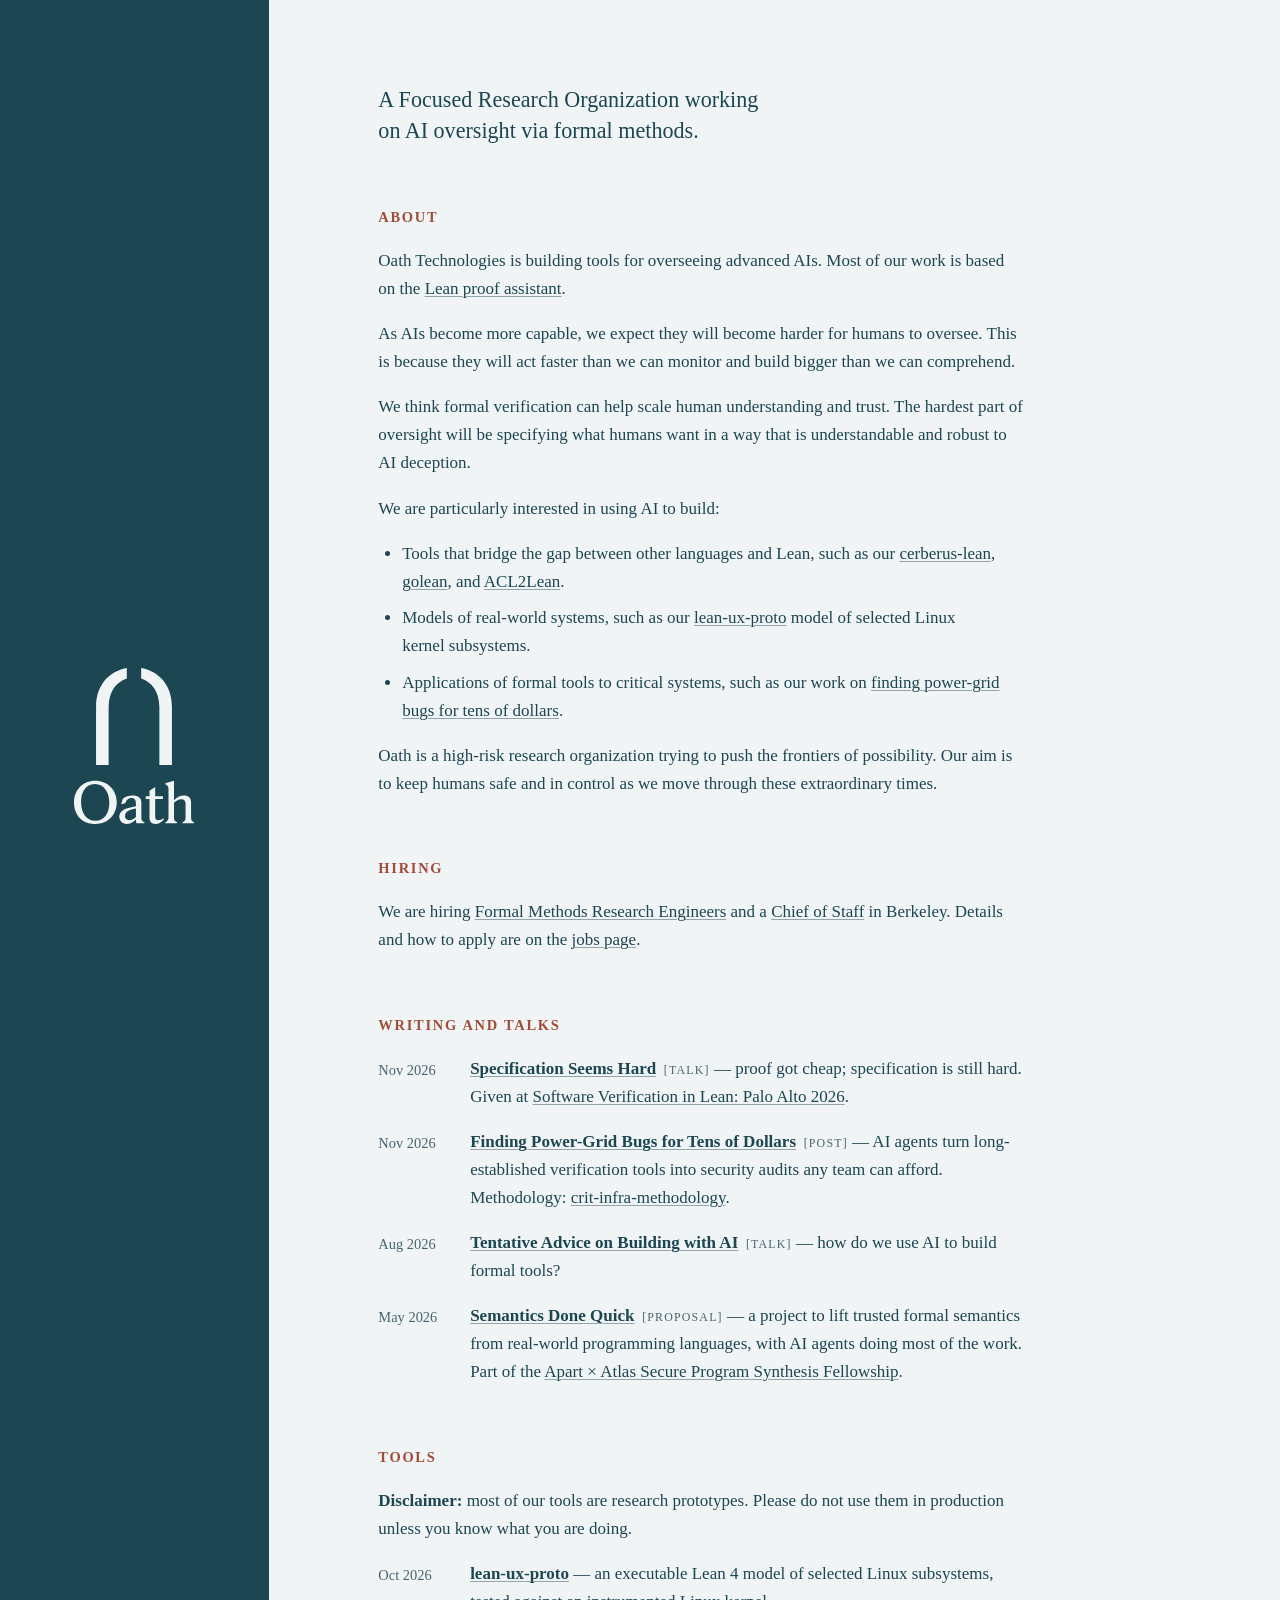
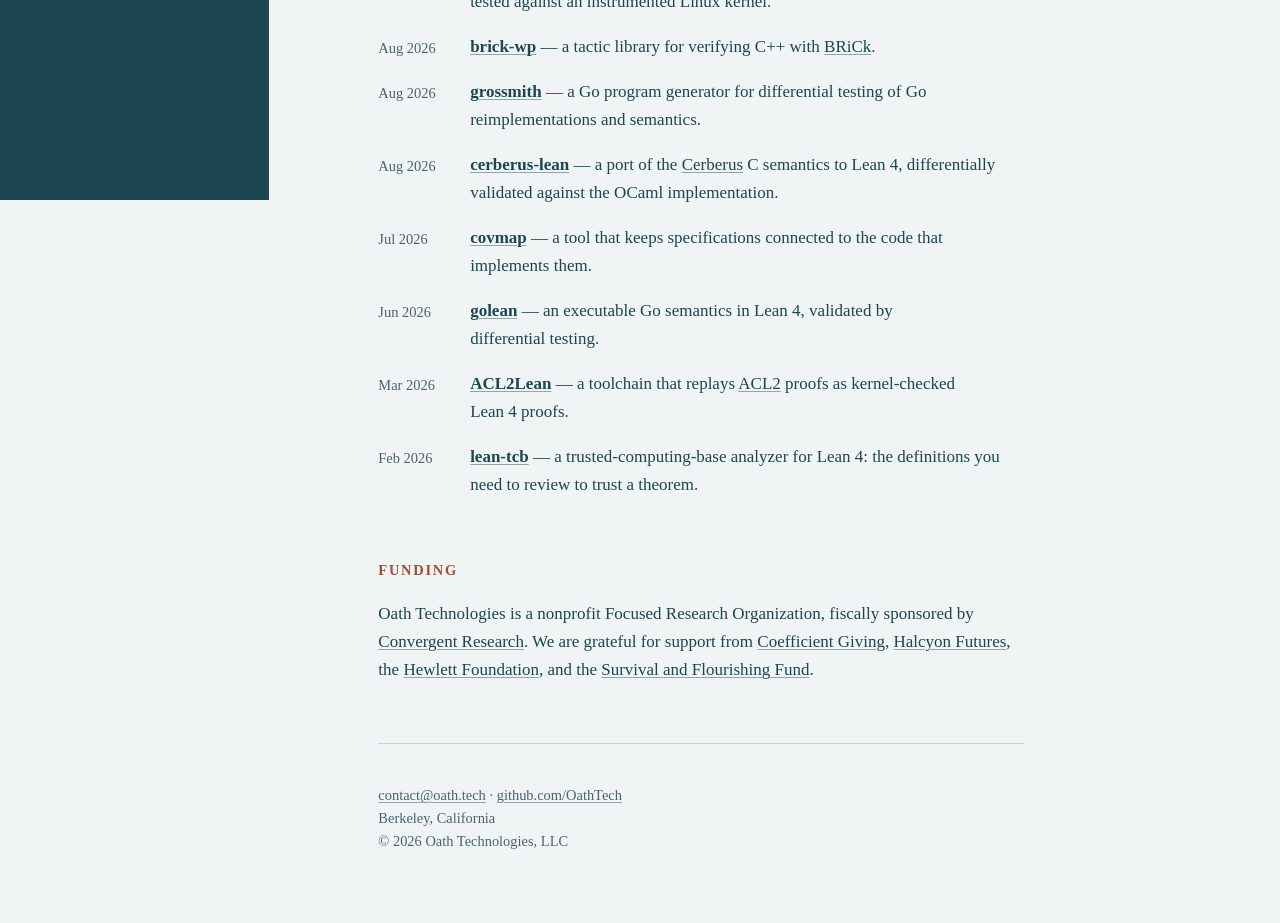
<file: index.html>
<!doctype html>
<html lang="en">
<head>
<meta charset="utf-8">
<meta name="viewport" content="width=device-width, initial-scale=1">
<meta name="color-scheme" content="light">
<title>Oath Technologies</title>
<meta name="description" content="Oath Technologies is a Focused Research Organization working on AI oversight via formal methods.">
<meta property="og:title" content="Oath Technologies">
<meta property="og:description" content="A Focused Research Organization working on AI oversight via formal methods.">
<meta property="og:url" content="https://oath.tech/">
<meta property="og:type" content="website">
<meta property="og:image" content="https://oath.tech/brand/oath-share-1200x630.png">
<meta property="og:image:width" content="1200">
<meta property="og:image:height" content="630">
<meta property="og:image:type" content="image/png">
<meta name="twitter:card" content="summary_large_image">
<meta property="og:site_name" content="Oath Technologies">
<meta property="og:image:alt" content="Oath logo">
<meta name="twitter:title" content="Oath Technologies">
<meta name="twitter:description" content="A Focused Research Organization working on AI oversight via formal methods.">
<meta name="twitter:image" content="https://oath.tech/brand/oath-share-1200x630.png">
<meta name="twitter:image:alt" content="Oath logo">
<link rel="icon" href="brand/favicon.ico" sizes="16x16 32x32 48x48">
<link rel="icon" href="brand/favicon.svg" type="image/svg+xml" sizes="any">
<link rel="apple-touch-icon" href="brand/apple-touch-icon.png" sizes="180x180">
<link rel="manifest" href="brand/site.webmanifest">
<meta name="theme-color" content="#1B4652">
<link rel="me" href="https://mastodon.social/@oathtech">
<link rel="stylesheet" href="site.css">
</head>
<body class="home">

<h1 class="mast"><img src="oath-logo-light.svg" alt="Oath Technologies" width="120" height="156"></h1>

<main>

<header>
  <p class="lead">A Focused Research Organization working on AI oversight via formal methods.</p>
</header>

<section>
  <h2>About</h2>
  <p>Oath Technologies is building tools for overseeing advanced AIs. Most of our work is based on the <a href="https://lean-lang.org/">Lean proof assistant</a>.</p>
  <p>As AIs become more capable, we expect they will become harder for humans to oversee. This is because they will act faster than we can monitor and build bigger than we can comprehend.</p>
  <p>We think formal verification can help scale human understanding and trust. The hardest part of oversight will be specifying what humans want in a way that is understandable and robust to AI deception.</p>
  <p>We are particularly interested in using AI to build:</p>
  <ul>
    <li>Tools that bridge the gap between other languages and Lean, such as our <a href="https://github.com/OathTech/cerberus-lean">cerberus-lean</a>, <a href="https://github.com/OathTech/golean">golean</a>, and <a href="https://github.com/OathTech/ACL2Lean">ACL2Lean</a>.</li>
    <li>Models of real-world systems, such as our <a href="https://github.com/OathTech/lean-ux-proto">lean-ux-proto</a> model of selected Linux kernel subsystems.</li>
    <li>Applications of formal tools to critical systems, such as our work on <a href="pub/2026/11/finding-grid-bugs-for-tens-of-dollars/">finding power-grid bugs for tens of dollars</a>.</li>
  </ul>
  <p>Oath is a high-risk research organization trying to push the frontiers of possibility. Our aim is to keep humans safe and in control as we move through these extraordinary times.</p>
</section>

<section>
  <h2>Hiring</h2>
  <p>We are hiring <a href="jobs/#formal-methods">Formal Methods Research Engineers</a> and a <a href="jobs/#chief-of-staff">Chief of Staff</a> in Berkeley. Details and how to apply are on the <a href="jobs/">jobs page</a>.</p>
</section>

<section>
  <h2>Writing and talks</h2>
  <ul class="work">
    <li><time datetime="2026-11">Nov 2026</time><div><a href="pub/2026/11/specification-seems-hard/">Specification Seems Hard</a> <span class="kind">[Talk]</span> &mdash; proof got cheap; specification is still hard. Given at <a class="amb" href="https://luma.com/kytl0zlj">Software Verification in Lean: Palo Alto 2026</a>.</div></li>
    <li><time datetime="2026-11">Nov 2026</time><div><a href="pub/2026/11/finding-grid-bugs-for-tens-of-dollars/">Finding Power-Grid Bugs for Tens of Dollars</a> <span class="kind">[Post]</span> &mdash; AI agents turn long-established verification tools into security audits any team can afford. Methodology: <a class="amb" href="https://github.com/OathTech/crit-infra-methodology">crit-infra-methodology</a>.</div></li>
    <li><time datetime="2026-08">Aug 2026</time><div><a href="pub/2026/08/tentative-advice-building-with-ai/">Tentative Advice on Building with AI</a> <span class="kind">[Talk]</span> &mdash; how do we use AI to build formal tools?</div></li>
    <li><time datetime="2026-05">May 2026</time><div><a href="pub/2026/05/semantics-done-quick/">Semantics Done Quick</a> <span class="kind">[Proposal]</span> &mdash; a project to lift trusted formal semantics from real-world programming languages, with AI agents doing most of the work. Part of the <a class="amb" href="https://apartresearch.com/fellowships/the-secure-program-synthesis-fellowship">Apart &times; Atlas Secure Program Synthesis Fellowship</a>.</div></li>
  </ul>
</section>

<section>
  <h2>Tools</h2>
  <p><strong>Disclaimer:</strong> most of our tools are research prototypes. Please do not use them in production unless you know what you are doing.</p>
  <ul class="work">
    <li><time datetime="2026-10">Oct 2026</time><div><a href="https://github.com/OathTech/lean-ux-proto">lean-ux-proto</a> &mdash; an executable Lean&nbsp;4 model of selected Linux subsystems, tested against an instrumented Linux kernel.</div></li>
    <li><time datetime="2026-08">Aug 2026</time><div><a href="https://github.com/OathTech/brick-wp">brick-wp</a> &mdash; a tactic library for verifying C++ with <a class="amb" href="https://github.com/SkyLabsAI/BRiCk">BRiCk</a>.</div></li>
    <li><time datetime="2026-08">Aug 2026</time><div><a href="https://github.com/OathTech/grossmith">grossmith</a> &mdash; a Go program generator for differential testing of Go reimplementations and semantics.</div></li>
    <li><time datetime="2026-08">Aug 2026</time><div><a href="https://github.com/OathTech/cerberus-lean">cerberus-lean</a> &mdash; a port of the <a class="amb" href="https://www.cl.cam.ac.uk/~pes20/cerberus/">Cerberus</a> C semantics to Lean&nbsp;4, differentially validated against the OCaml implementation.</div></li>
    <li><time datetime="2026-07">Jul 2026</time><div><a href="https://github.com/OathTech/covmap">covmap</a> &mdash; a tool that keeps specifications connected to the code that implements them.</div></li>
    <li><time datetime="2026-06">Jun 2026</time><div><a href="https://github.com/OathTech/golean">golean</a> &mdash; an executable Go semantics in Lean&nbsp;4, validated by differential testing.</div></li>
    <li><time datetime="2026-03">Mar 2026</time><div><a href="https://github.com/OathTech/ACL2Lean">ACL2Lean</a> &mdash; a toolchain that replays <a class="amb" href="https://www.cs.utexas.edu/~moore/acl2/">ACL2</a> proofs as kernel-checked Lean&nbsp;4 proofs.</div></li>
    <li><time datetime="2026-02">Feb 2026</time><div><a href="https://github.com/OathTech/lean-tcb">lean-tcb</a> &mdash; a trusted-computing-base analyzer for Lean&nbsp;4: the definitions you need to review to trust a theorem.</div></li>
  </ul>
</section>

<section>
  <h2>Funding</h2>
  <p>Oath Technologies is a nonprofit Focused Research Organization, fiscally sponsored by <a href="https://www.convergentresearch.org/">Convergent Research</a>. We are grateful for support from <a href="https://coefficientgiving.org/">Coefficient Giving</a>, <a href="https://halcyonfutures.org/">Halcyon Futures</a>, the <a href="https://hewlett.org/">Hewlett Foundation</a>, and the <a href="https://survivalandflourishing.fund/">Survival and Flourishing Fund</a>.</p>
</section>

</main>

<footer>
  <div class="sig">
  <p><a href="mailto:contact@oath.tech">contact@oath.tech</a> &middot; <a href="https://github.com/OathTech">github.com/OathTech</a></p>
  <p>Berkeley, California</p>
  <p>&copy; 2026 Oath Technologies, LLC</p>
  </div>
</footer>

</body>
</html>
</file>
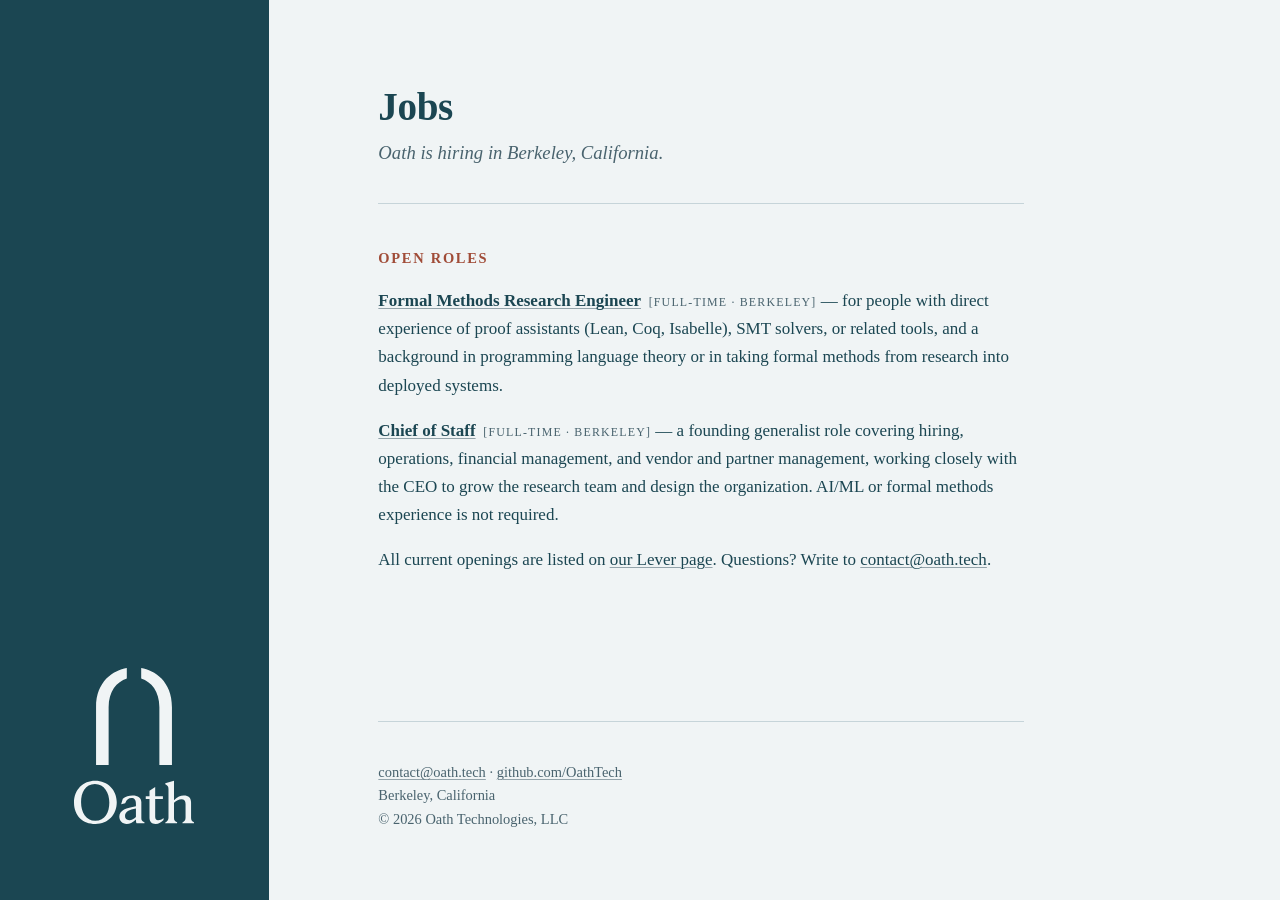
<file: jobs/index.html>
<!doctype html>
<html lang="en">
<head>
<meta charset="utf-8">
<meta name="viewport" content="width=device-width, initial-scale=1">
<meta name="color-scheme" content="light">
<title>Jobs — Oath Technologies</title>
<meta name="description" content="Oath Technologies is hiring in Berkeley, California.">
<meta property="og:title" content="Jobs at Oath Technologies">
<meta property="og:description" content="Oath Technologies is hiring in Berkeley, California.">
<meta property="og:url" content="https://oath.tech/jobs/">
<meta property="og:type" content="website">
<meta property="og:image" content="https://oath.tech/brand/oath-share-1200x630.png">
<meta property="og:image:width" content="1200">
<meta property="og:image:height" content="630">
<meta property="og:image:type" content="image/png">
<meta name="twitter:card" content="summary_large_image">
<meta property="og:site_name" content="Oath Technologies">
<meta property="og:image:alt" content="Oath logo">
<meta name="twitter:title" content="Jobs at Oath Technologies">
<meta name="twitter:description" content="Oath Technologies is hiring in Berkeley, California.">
<meta name="twitter:image" content="https://oath.tech/brand/oath-share-1200x630.png">
<meta name="twitter:image:alt" content="Oath logo">
<link rel="icon" href="../brand/favicon.ico" sizes="16x16 32x32 48x48">
<link rel="icon" href="../brand/favicon.svg" type="image/svg+xml" sizes="any">
<link rel="apple-touch-icon" href="../brand/apple-touch-icon.png" sizes="180x180">
<link rel="manifest" href="../brand/site.webmanifest">
<meta name="theme-color" content="#1B4652">
<link rel="stylesheet" href="../site.css">
</head>
<body class="plain">

<p class="mast"><a href="../"><img src="../oath-logo-light.svg" alt="Oath Technologies home" width="120" height="156"></a></p>

<main>

<header>
  <h1>Jobs</h1>
  <p class="subtitle">Oath is hiring in Berkeley, California.</p>
</header>

<section>
  <h2>Open roles</h2>
  <ul class="roles">
    <li id="formal-methods"><a href="https://jobs.lever.co/convergentresearch/87a70993-3dbd-480a-9fe2-221628639f07">Formal Methods Research Engineer</a> <span class="kind">[Full-time &middot; Berkeley]</span> &mdash; for people with direct experience of proof assistants (Lean, Coq, Isabelle), SMT solvers, or related tools, and a background in programming language theory or in taking formal methods from research into deployed systems.</li>
    <li id="chief-of-staff"><a href="https://jobs.lever.co/convergentresearch/a0f35169-169e-4152-9e2f-df062293e369">Chief of Staff</a> <span class="kind">[Full-time &middot; Berkeley]</span> &mdash; a founding generalist role covering hiring, operations, financial management, and vendor and partner management, working closely with the CEO to grow the research team and design the organization. AI/ML or formal methods experience is not required.</li>
  </ul>
  <p>All current openings are listed on <a href="https://jobs.lever.co/convergentresearch?department=Oath%20Technologies&amp;team=Oath%20Technologies">our Lever page</a>. Questions? Write to <a href="mailto:contact@oath.tech">contact@oath.tech</a>.</p>
</section>

</main>

<footer>
  <div class="sig">
  <p><a href="mailto:contact@oath.tech">contact@oath.tech</a> &middot; <a href="https://github.com/OathTech">github.com/OathTech</a></p>
  <p>Berkeley, California</p>
  <p>&copy; 2026 Oath Technologies, LLC</p>
  </div>
</footer>

</body>
</html>
</file>
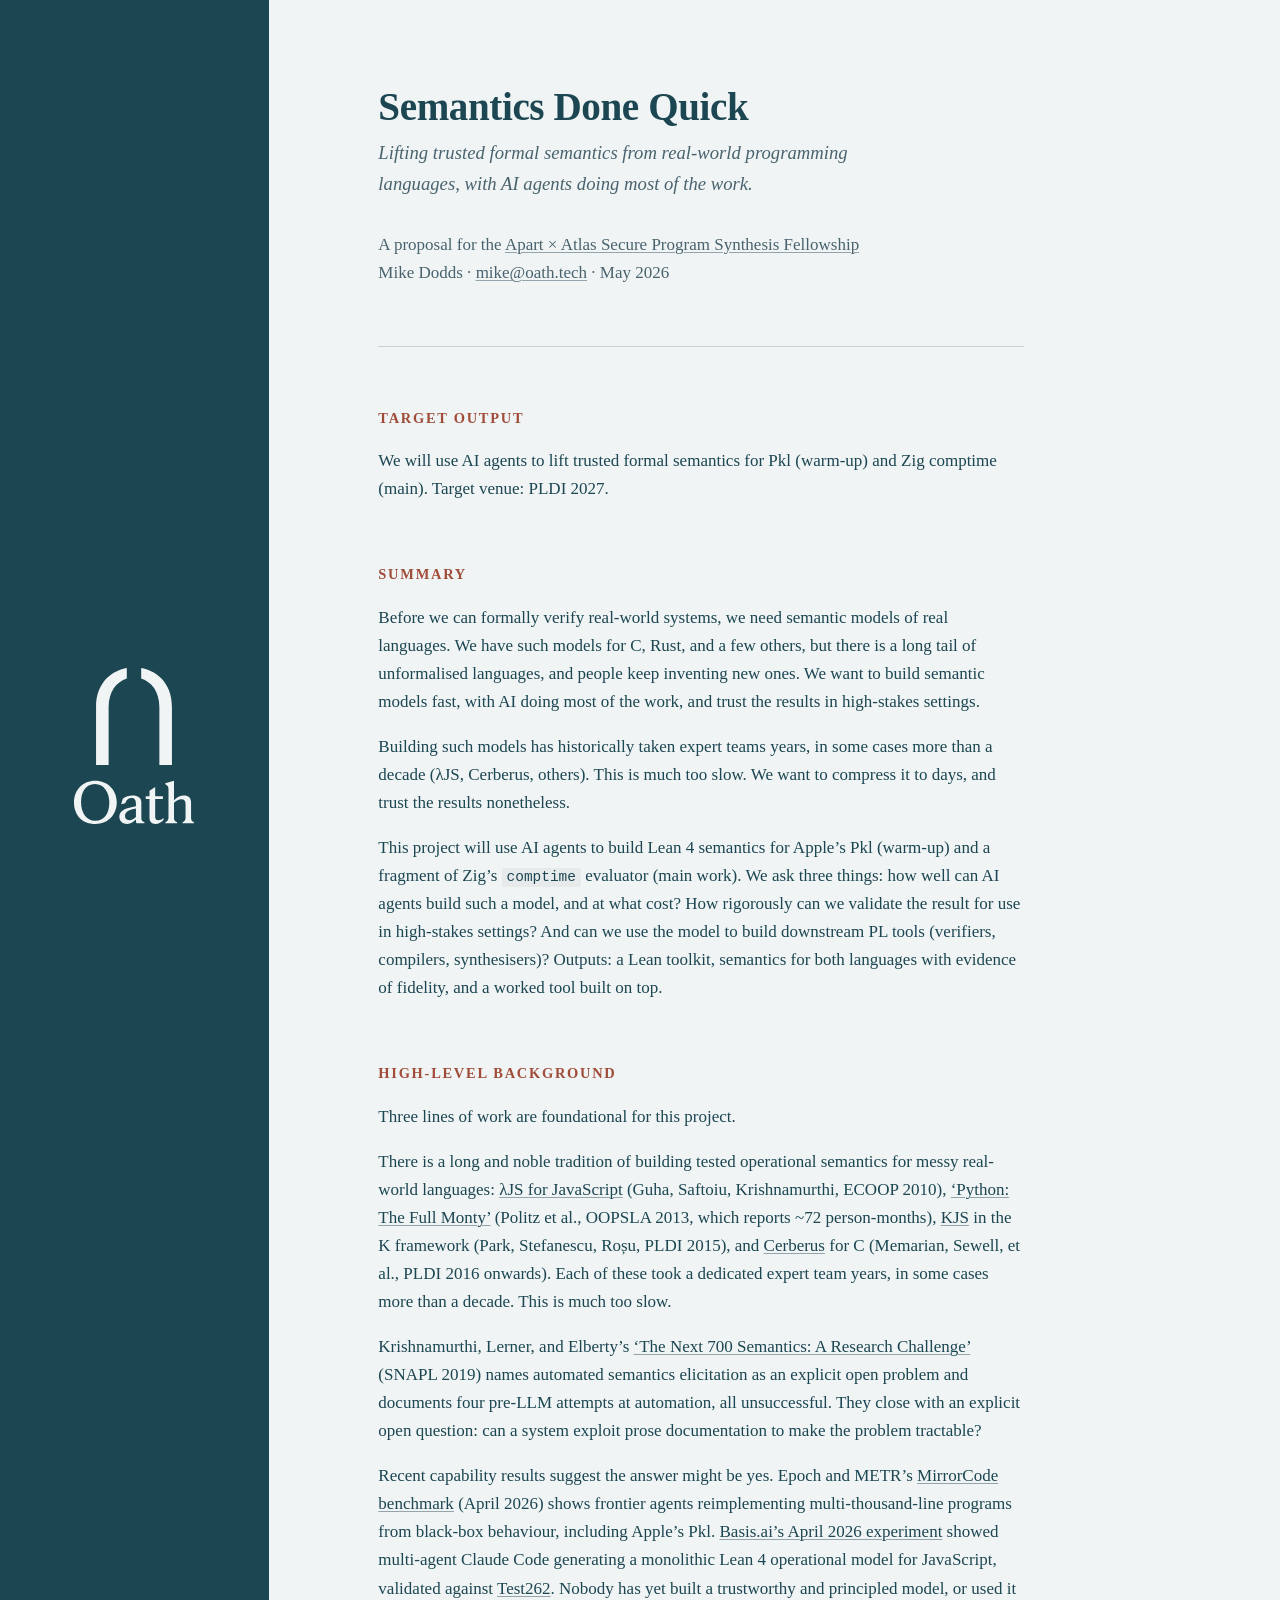
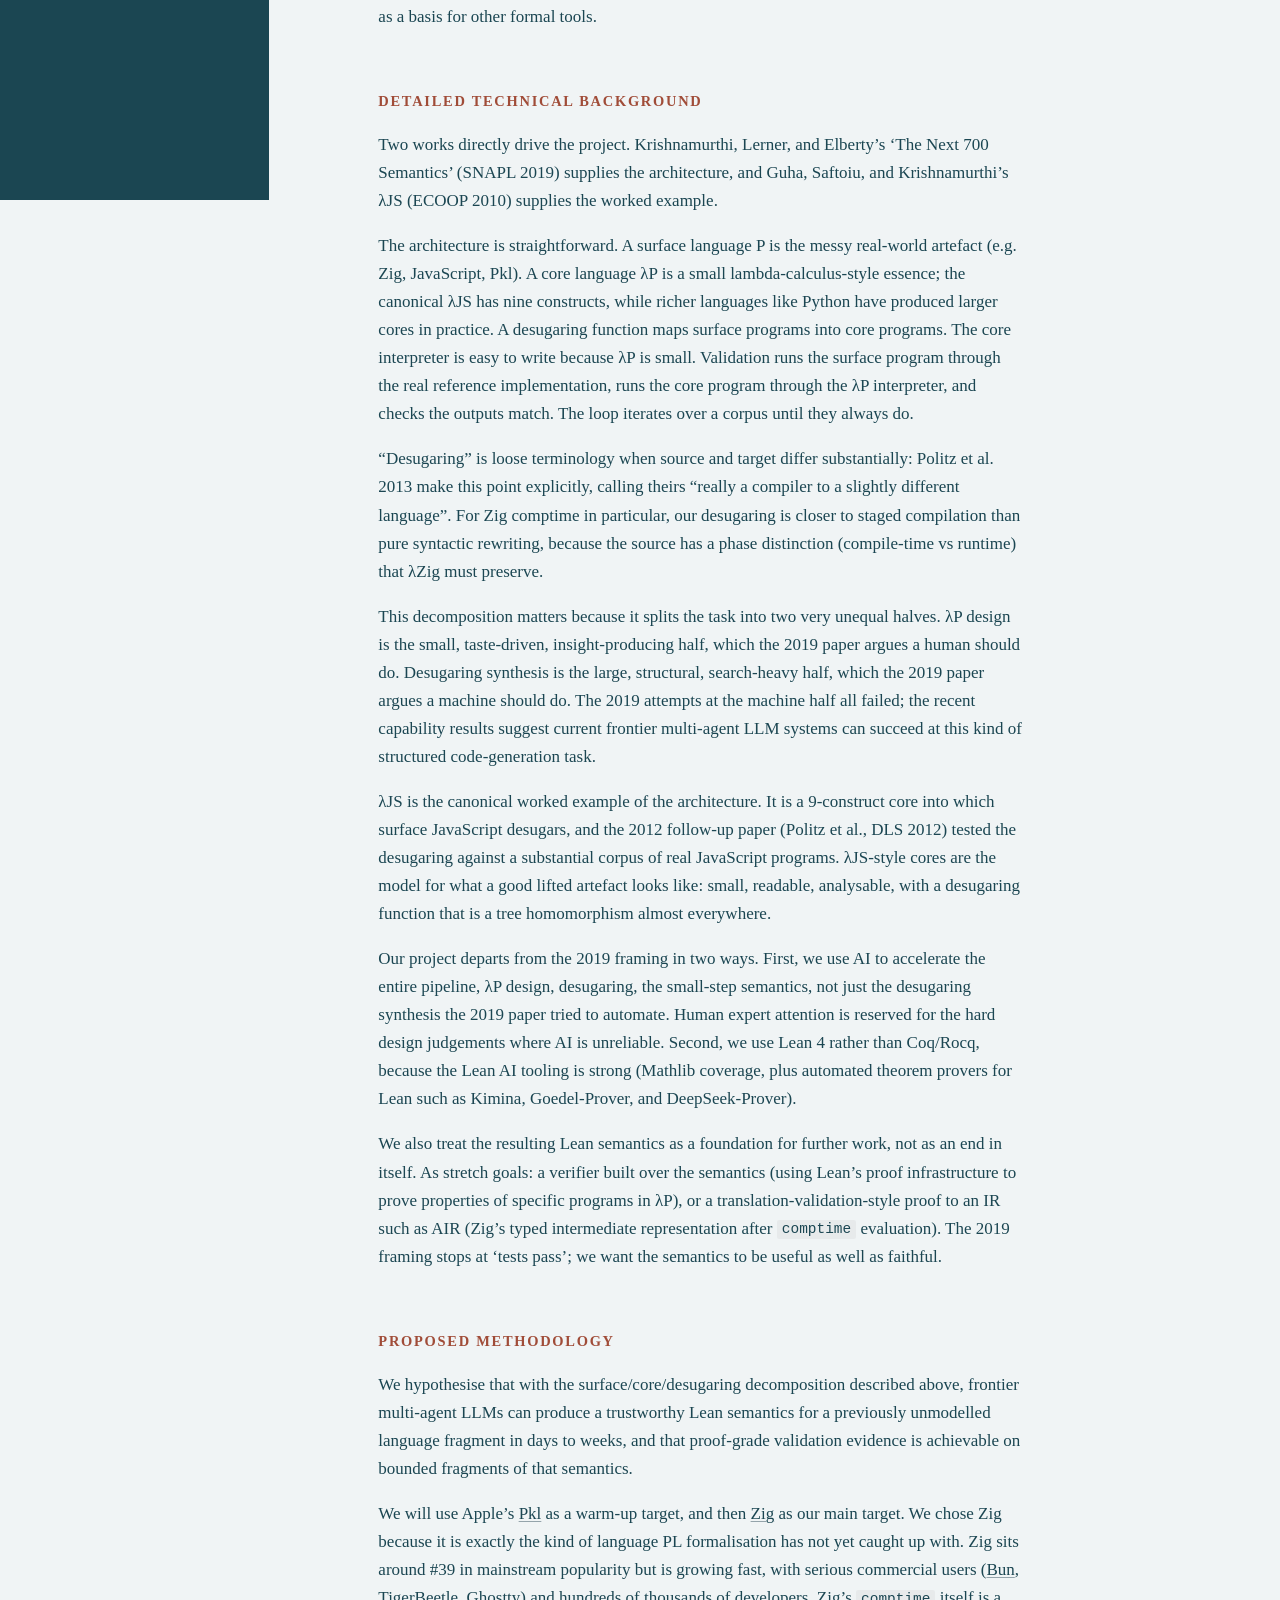
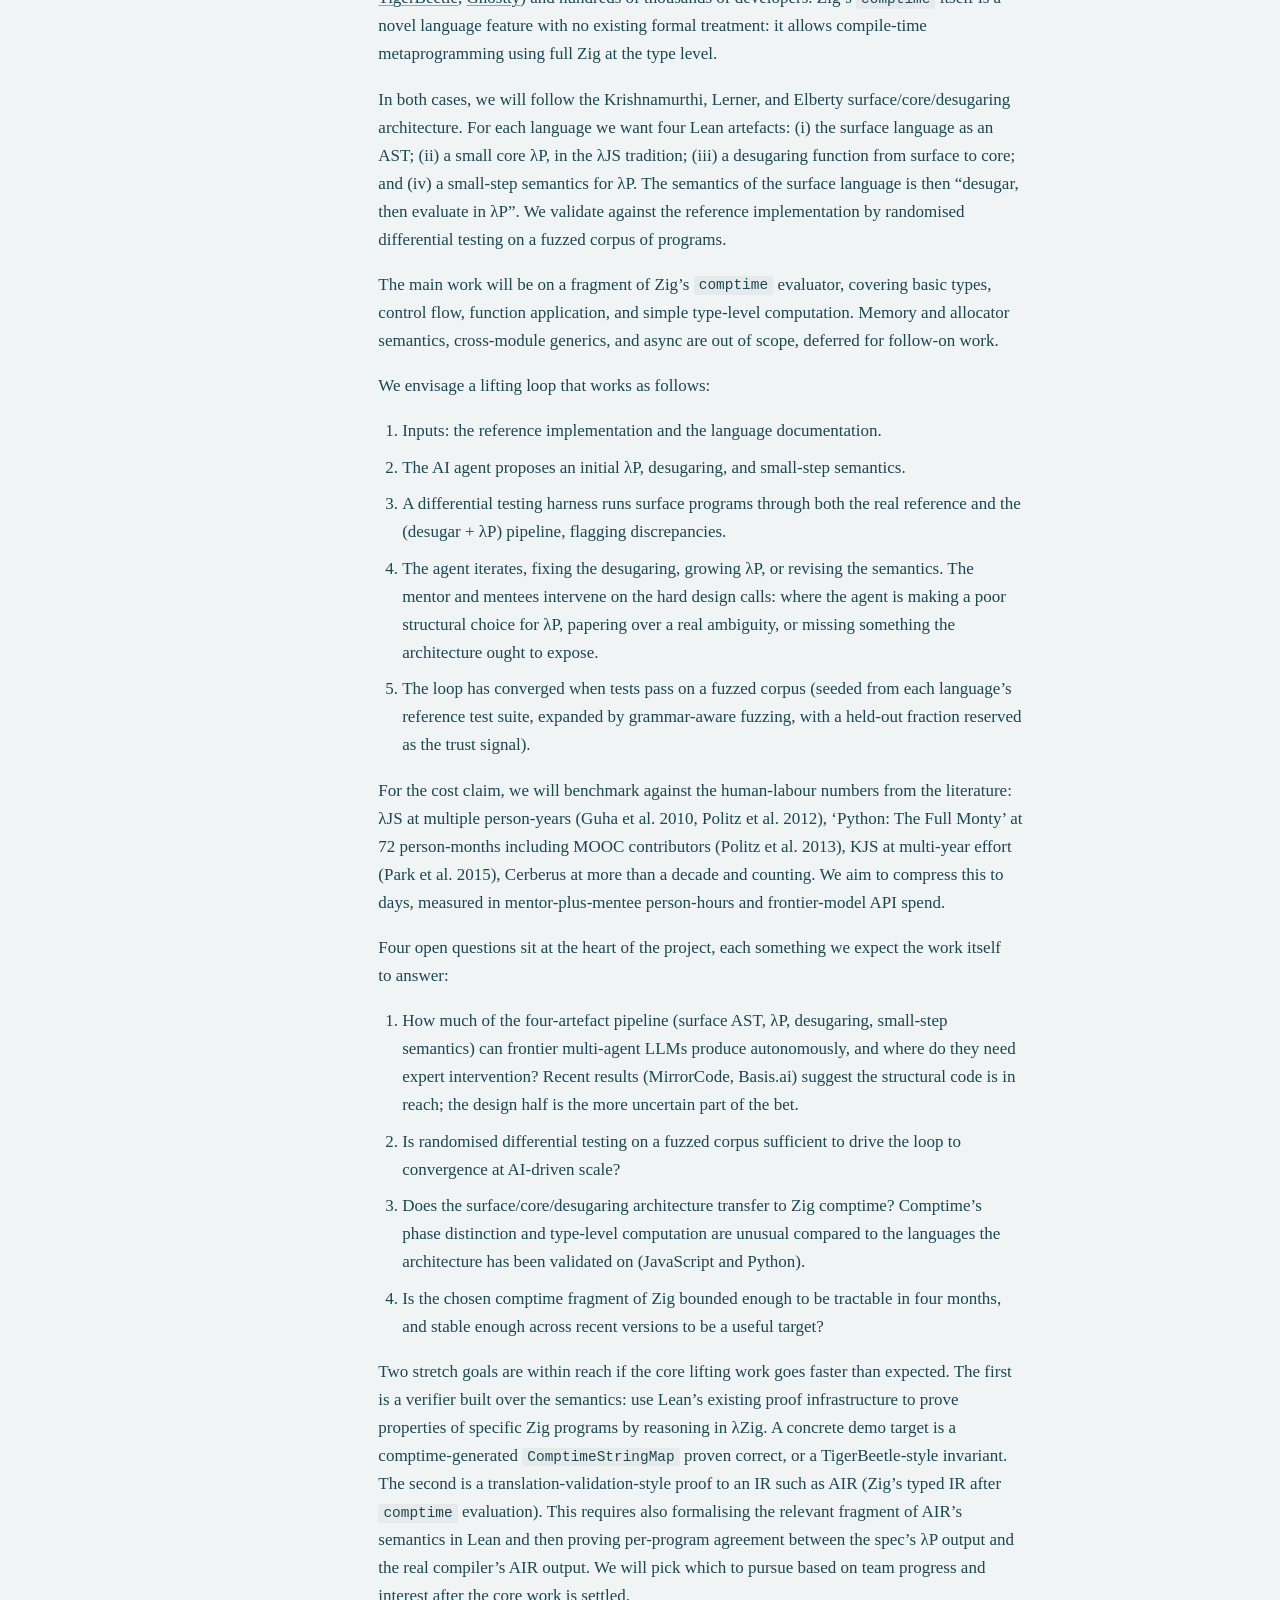
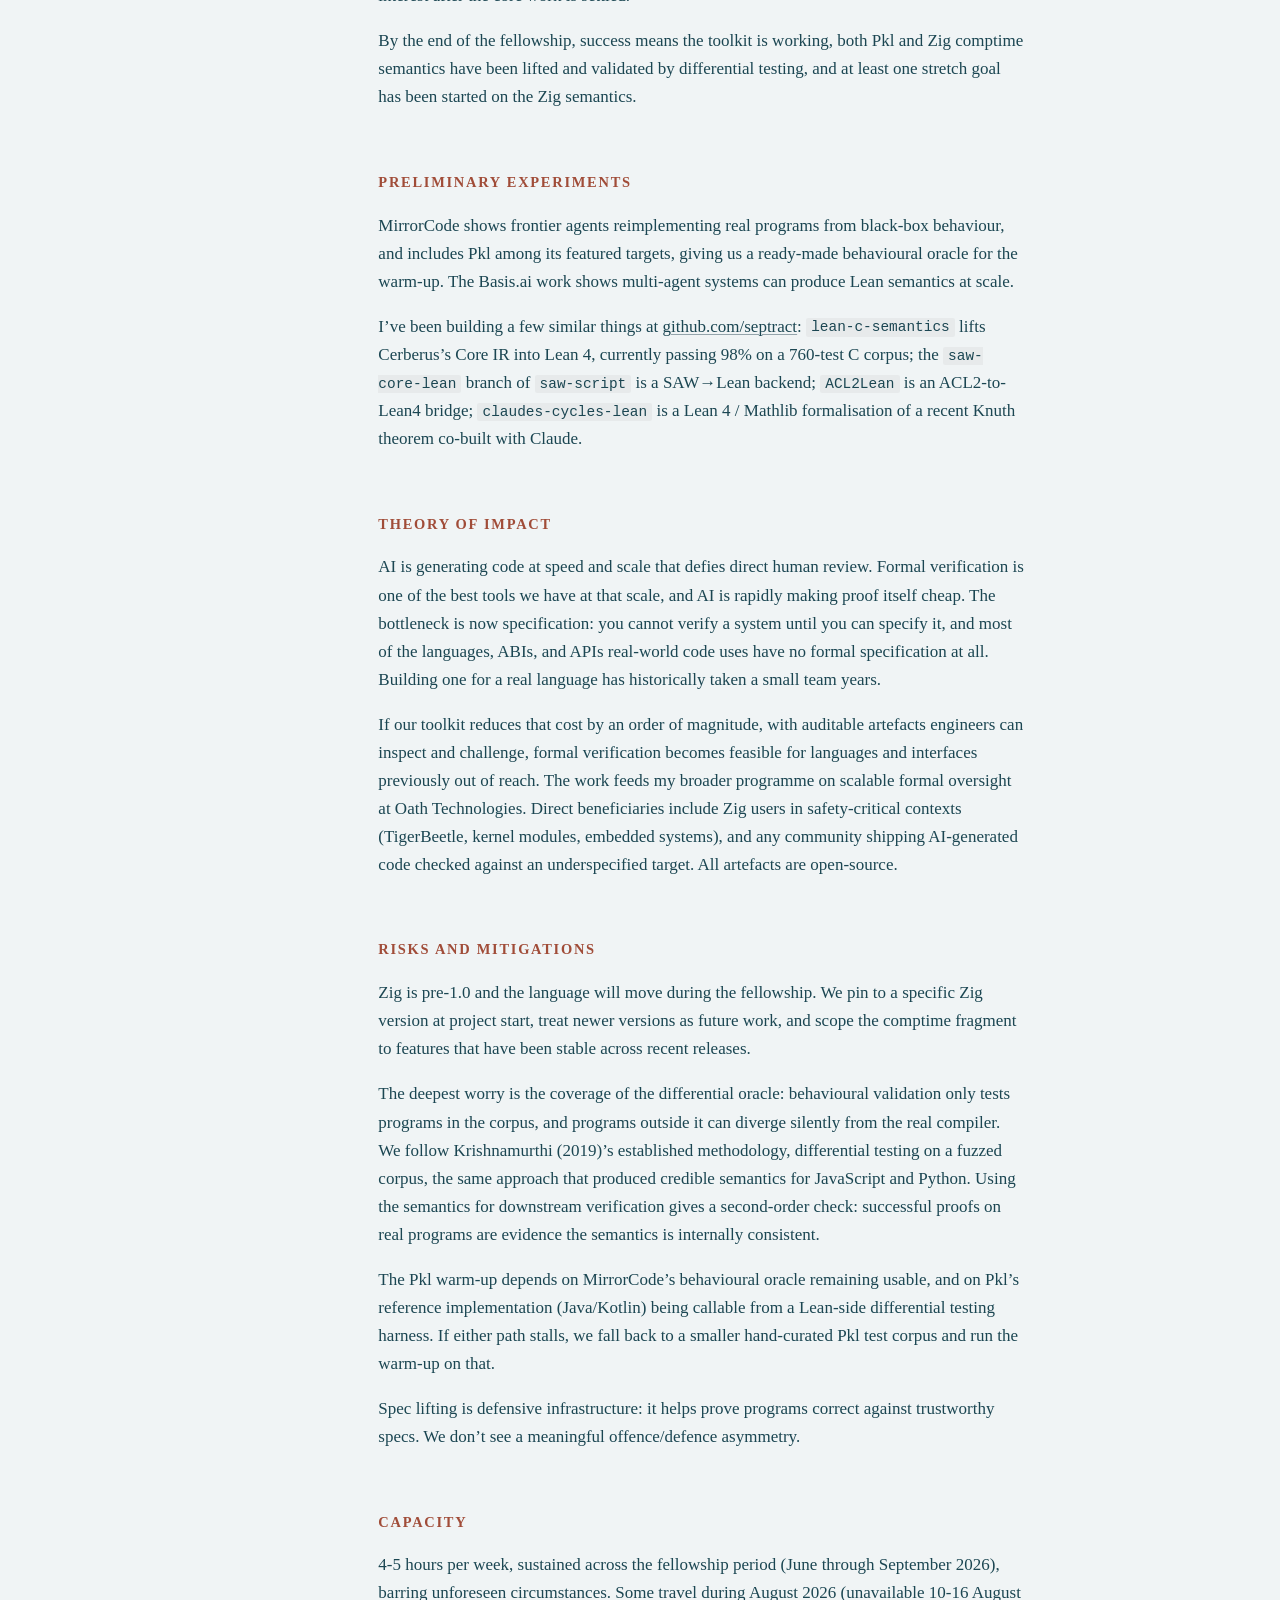
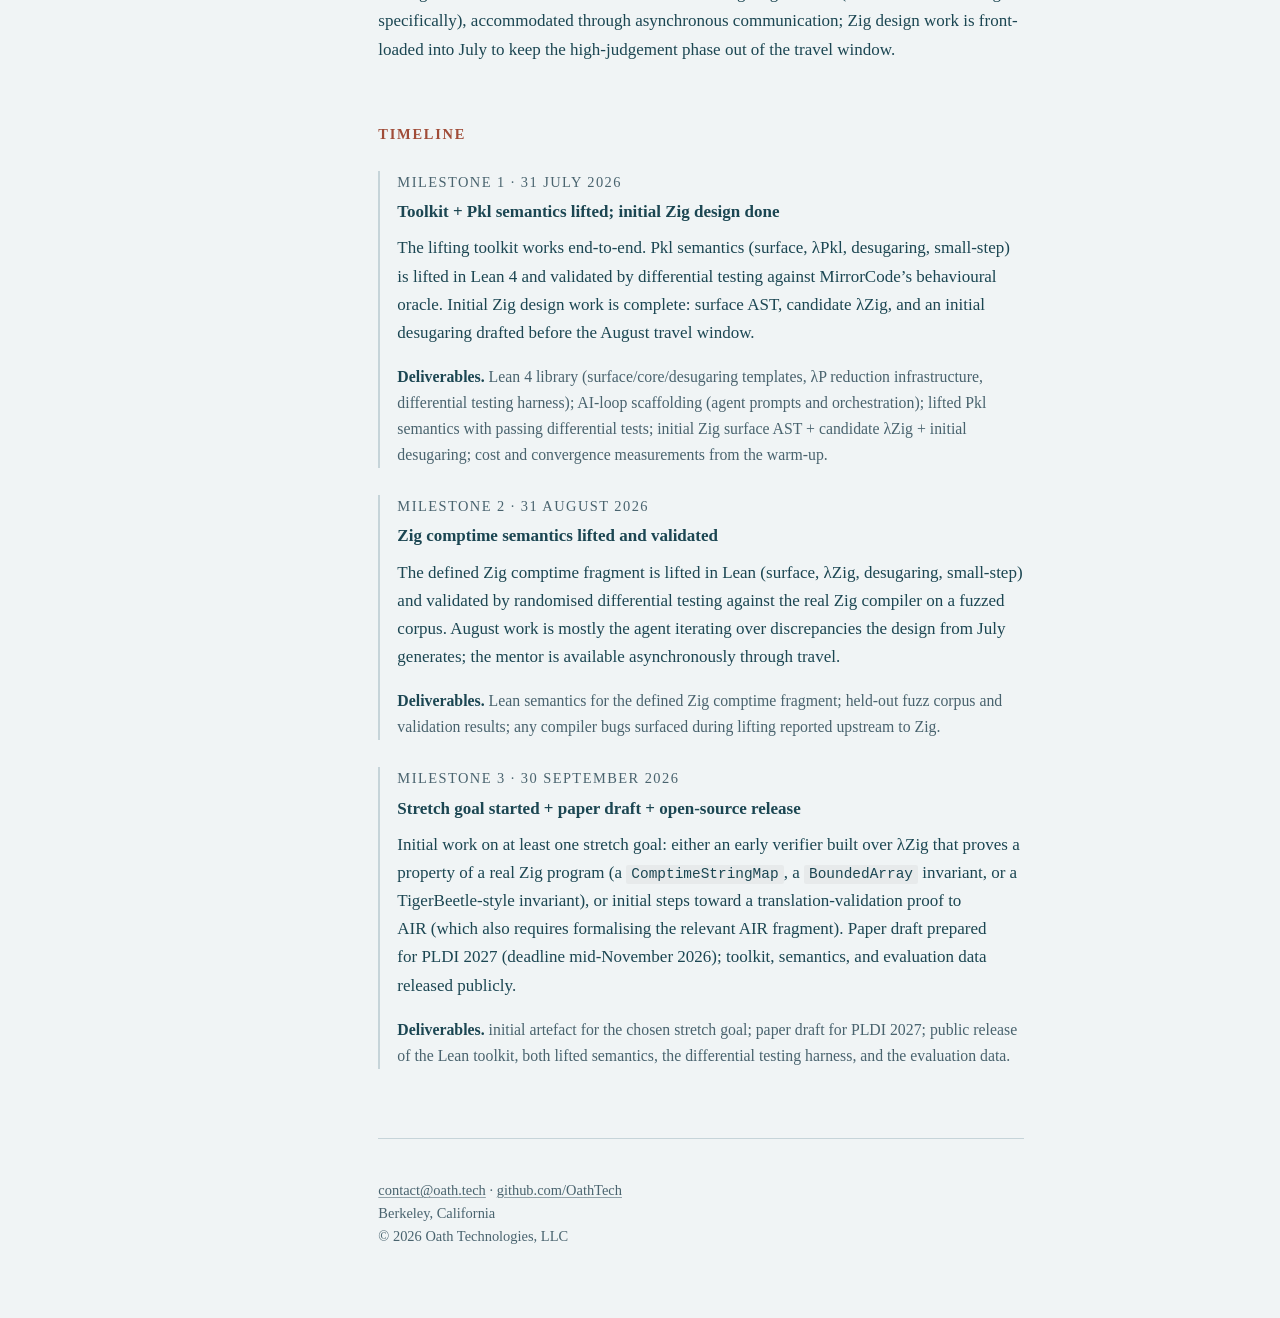
<file: pub/2026/05/semantics-done-quick/index.html>
<!doctype html>
<html lang="en">
<head>
<meta charset="utf-8">
<meta name="viewport" content="width=device-width, initial-scale=1">
<meta name="color-scheme" content="light">
<title>Semantics Done Quick — Oath Technologies</title>
<meta name="description" content="Lifting trusted formal semantics from real-world programming languages, with AI agents doing most of the work.">
<meta property="og:title" content="Semantics Done Quick">
<meta property="og:description" content="Lifting trusted formal semantics from real-world programming languages, with AI agents doing most of the work.">
<meta property="og:url" content="https://oath.tech/pub/2026/05/semantics-done-quick/">
<meta property="og:type" content="article">
<meta property="og:image" content="https://oath.tech/brand/oath-share-1200x630.png">
<meta property="og:image:width" content="1200">
<meta property="og:image:height" content="630">
<meta property="og:image:type" content="image/png">
<meta name="twitter:card" content="summary_large_image">
<meta property="og:site_name" content="Oath Technologies">
<meta property="og:image:alt" content="Oath logo">
<meta name="twitter:title" content="Semantics Done Quick">
<meta name="twitter:description" content="Lifting trusted formal semantics from real-world programming languages, with AI agents doing most of the work.">
<meta name="twitter:image" content="https://oath.tech/brand/oath-share-1200x630.png">
<meta name="twitter:image:alt" content="Oath logo">
<link rel="icon" href="../../../../brand/favicon.ico" sizes="16x16 32x32 48x48">
<link rel="icon" href="../../../../brand/favicon.svg" type="image/svg+xml" sizes="any">
<link rel="apple-touch-icon" href="../../../../brand/apple-touch-icon.png" sizes="180x180">
<link rel="manifest" href="../../../../brand/site.webmanifest">
<meta name="theme-color" content="#1B4652">
<link rel="stylesheet" href="../../../../site.css">
</head>
<body class="article">

<p class="mast"><a href="../../../../"><img src="../../../../oath-logo-light.svg" alt="Oath Technologies home" width="120" height="156"></a></p>

<main>

<header>
  <h1>Semantics Done Quick</h1>
  <p class="subtitle">Lifting trusted formal semantics from real-world programming languages, with AI agents doing most of the work.</p>
  <p class="byline">A proposal for the <a href="https://apartresearch.com/fellowships/the-secure-program-synthesis-fellowship">Apart &times; Atlas Secure Program Synthesis Fellowship</a><br>
  Mike Dodds &middot; <a href="mailto:mike@oath.tech">mike@oath.tech</a> &middot; May 2026</p>
</header>

<section>
  <h2>Target output</h2>
  <p>We will use AI agents to lift trusted formal semantics for Pkl (warm-up) and Zig comptime (main). Target venue: PLDI 2027.</p>
</section>

<section>
  <h2>Summary</h2>
  <p>Before we can formally verify real-world systems, we need semantic models of real languages. We have such models for C, Rust, and a few others, but there is a long tail of unformalised languages, and people keep inventing new ones. We want to build semantic models fast, with AI doing most of the work, and trust the results in high-stakes settings.</p>
  <p>Building such models has historically taken expert teams years, in some cases more than a decade (&lambda;JS, Cerberus, others). This is much too slow. We want to compress it to days, and trust the results nonetheless.</p>
  <p>This project will use AI agents to build Lean 4 semantics for Apple’s Pkl (warm-up) and a fragment of Zig’s <code>comptime</code> evaluator (main work). We ask three things: how well can AI agents build such a model, and at what cost? How rigorously can we validate the result for use in high-stakes settings? And can we use the model to build downstream PL tools (verifiers, compilers, synthesisers)? Outputs: a Lean toolkit, semantics for both languages with evidence of fidelity, and a worked tool built on top.</p>
</section>

<section>
  <h2>High-level background</h2>
  <p>Three lines of work are foundational for this project.</p>
  <p>There is a long and noble tradition of building tested operational semantics for messy real-world languages: <a href="https://link.springer.com/chapter/10.1007/978-3-642-14107-2_7">&lambda;JS for JavaScript</a> (Guha, Saftoiu, Krishnamurthi, ECOOP 2010), <a href="https://cs.brown.edu/~sk/Publications/Papers/Published/pmmwplck-python-full-monty/">‘Python: The Full Monty’</a> (Politz et al., OOPSLA 2013, which reports ~72 person-months), <a href="https://doi.org/10.1145/2737924.2737991">KJS</a> in the K framework (Park, Stefanescu, Ro&#537;u, PLDI 2015), and <a href="https://www.cl.cam.ac.uk/~pes20/cerberus/">Cerberus</a> for C (Memarian, Sewell, et al., PLDI 2016 onwards). Each of these took a dedicated expert team years, in some cases more than a decade. This is much too slow.</p>
  <p>Krishnamurthi, Lerner, and Elberty’s <a href="https://drops.dagstuhl.de/entities/document/10.4230/LIPIcs.SNAPL.2019.9">‘The Next 700 Semantics: A Research Challenge’</a> (SNAPL 2019) names automated semantics elicitation as an explicit open problem and documents four pre-LLM attempts at automation, all unsuccessful. They close with an explicit open question: can a system exploit prose documentation to make the problem tractable?</p>
  <p>Recent capability results suggest the answer might be yes. Epoch and METR’s <a href="https://epoch.ai/blog/mirrorcode-preliminary-results">MirrorCode benchmark</a> (April 2026) shows frontier agents reimplementing multi-thousand-line programs from black-box behaviour, including Apple’s Pkl. <a href="https://www.basis.ai/blog/verified-compiler/">Basis.ai’s April 2026 experiment</a> showed multi-agent Claude Code generating a monolithic Lean 4 operational model for JavaScript, validated against <a href="https://github.com/tc39/test262">Test262</a>. Nobody has yet built a trustworthy and principled model, or used it as a basis for other formal tools.</p>
</section>

<section>
  <h2>Detailed technical background</h2>
  <p>Two works directly drive the project. Krishnamurthi, Lerner, and Elberty’s ‘The Next 700 Semantics’ (SNAPL 2019) supplies the architecture, and Guha, Saftoiu, and Krishnamurthi’s &lambda;JS (ECOOP 2010) supplies the worked example.</p>
  <p>The architecture is straightforward. A surface language P is the messy real-world artefact (e.g. Zig, JavaScript, Pkl). A core language &lambda;P is a small lambda-calculus-style essence; the canonical &lambda;JS has nine constructs, while richer languages like Python have produced larger cores in practice. A desugaring function maps surface programs into core programs. The core interpreter is easy to write because &lambda;P is small. Validation runs the surface program through the real reference implementation, runs the core program through the &lambda;P interpreter, and checks the outputs match. The loop iterates over a corpus until they always do.</p>
  <p>“Desugaring” is loose terminology when source and target differ substantially: Politz et al. 2013 make this point explicitly, calling theirs “really a compiler to a slightly different language”. For Zig comptime in particular, our desugaring is closer to staged compilation than pure syntactic rewriting, because the source has a phase distinction (compile-time vs runtime) that &lambda;Zig must preserve.</p>
  <p>This decomposition matters because it splits the task into two very unequal halves. &lambda;P design is the small, taste-driven, insight-producing half, which the 2019 paper argues a human should do. Desugaring synthesis is the large, structural, search-heavy half, which the 2019 paper argues a machine should do. The 2019 attempts at the machine half all failed; the recent capability results suggest current frontier multi-agent LLM systems can succeed at this kind of structured code-generation task.</p>
  <p>&lambda;JS is the canonical worked example of the architecture. It is a 9-construct core into which surface JavaScript desugars, and the 2012 follow-up paper (Politz et al., DLS 2012) tested the desugaring against a substantial corpus of real JavaScript programs. &lambda;JS-style cores are the model for what a good lifted artefact looks like: small, readable, analysable, with a desugaring function that is a tree homomorphism almost everywhere.</p>
  <p>Our project departs from the 2019 framing in two ways. First, we use AI to accelerate the entire pipeline, &lambda;P design, desugaring, the small-step semantics, not just the desugaring synthesis the 2019 paper tried to automate. Human expert attention is reserved for the hard design judgements where AI is unreliable. Second, we use Lean 4 rather than Coq/Rocq, because the Lean AI tooling is strong (Mathlib coverage, plus automated theorem provers for Lean such as Kimina, Goedel-Prover, and DeepSeek-Prover).</p>
  <p>We also treat the resulting Lean semantics as a foundation for further work, not as an end in itself. As stretch goals: a verifier built over the semantics (using Lean’s proof infrastructure to prove properties of specific programs in &lambda;P), or a translation-validation-style proof to an IR such as AIR (Zig’s typed intermediate representation after <code>comptime</code> evaluation). The 2019 framing stops at ‘tests pass’; we want the semantics to be useful as well as faithful.</p>
</section>

<section>
  <h2>Proposed methodology</h2>
  <p>We hypothesise that with the surface/core/desugaring decomposition described above, frontier multi-agent LLMs can produce a trustworthy Lean semantics for a previously unmodelled language fragment in days to weeks, and that proof-grade validation evidence is achievable on bounded fragments of that semantics.</p>
  <p>We will use Apple’s <a href="https://pkl-lang.org">Pkl</a> as a warm-up target, and then <a href="https://ziglang.org">Zig</a> as our main target. We chose Zig because it is exactly the kind of language PL formalisation has not yet caught up with. Zig sits around #39 in mainstream popularity but is growing fast, with serious commercial users (<a href="https://bun.sh">Bun</a>, <a href="https://tigerbeetle.com">TigerBeetle</a>, <a href="https://ghostty.org">Ghostty</a>) and hundreds of thousands of developers. Zig’s <code>comptime</code> itself is a novel language feature with no existing formal treatment: it allows compile-time metaprogramming using full Zig at the type level.</p>
  <p>In both cases, we will follow the Krishnamurthi, Lerner, and Elberty surface/core/desugaring architecture. For each language we want four Lean artefacts: (i) the surface language as an AST; (ii) a small core &lambda;P, in the &lambda;JS tradition; (iii) a desugaring function from surface to core; and (iv) a small-step semantics for &lambda;P. The semantics of the surface language is then “desugar, then evaluate in &lambda;P”. We validate against the reference implementation by randomised differential testing on a fuzzed corpus of programs.</p>
  <p>The main work will be on a fragment of Zig’s <code>comptime</code> evaluator, covering basic types, control flow, function application, and simple type-level computation. Memory and allocator semantics, cross-module generics, and async are out of scope, deferred for follow-on work.</p>
  <p>We envisage a lifting loop that works as follows:</p>
  <ol>
    <li>Inputs: the reference implementation and the language documentation.</li>
    <li>The AI agent proposes an initial &lambda;P, desugaring, and small-step semantics.</li>
    <li>A differential testing harness runs surface programs through both the real reference and the (desugar + &lambda;P) pipeline, flagging discrepancies.</li>
    <li>The agent iterates, fixing the desugaring, growing &lambda;P, or revising the semantics. The mentor and mentees intervene on the hard design calls: where the agent is making a poor structural choice for &lambda;P, papering over a real ambiguity, or missing something the architecture ought to expose.</li>
    <li>The loop has converged when tests pass on a fuzzed corpus (seeded from each language’s reference test suite, expanded by grammar-aware fuzzing, with a held-out fraction reserved as the trust signal).</li>
  </ol>
  <p>For the cost claim, we will benchmark against the human-labour numbers from the literature: &lambda;JS at multiple person-years (Guha et al. 2010, Politz et al. 2012), ‘Python: The Full Monty’ at 72 person-months including MOOC contributors (Politz et al. 2013), KJS at multi-year effort (Park et al. 2015), Cerberus at more than a decade and counting. We aim to compress this to days, measured in mentor-plus-mentee person-hours and frontier-model API spend.</p>
  <p>Four open questions sit at the heart of the project, each something we expect the work itself to answer:</p>
  <ol>
    <li>How much of the four-artefact pipeline (surface AST, &lambda;P, desugaring, small-step semantics) can frontier multi-agent LLMs produce autonomously, and where do they need expert intervention? Recent results (MirrorCode, Basis.ai) suggest the structural code is in reach; the design half is the more uncertain part of the bet.</li>
    <li>Is randomised differential testing on a fuzzed corpus sufficient to drive the loop to convergence at AI-driven scale?</li>
    <li>Does the surface/core/desugaring architecture transfer to Zig comptime? Comptime’s phase distinction and type-level computation are unusual compared to the languages the architecture has been validated on (JavaScript and Python).</li>
    <li>Is the chosen comptime fragment of Zig bounded enough to be tractable in four months, and stable enough across recent versions to be a useful target?</li>
  </ol>
  <p>Two stretch goals are within reach if the core lifting work goes faster than expected. The first is a verifier built over the semantics: use Lean’s existing proof infrastructure to prove properties of specific Zig programs by reasoning in &lambda;Zig. A concrete demo target is a comptime-generated <code>ComptimeStringMap</code> proven correct, or a TigerBeetle-style invariant. The second is a translation-validation-style proof to an IR such as AIR (Zig’s typed IR after <code>comptime</code> evaluation). This requires also formalising the relevant fragment of AIR’s semantics in Lean and then proving per-program agreement between the spec’s &lambda;P output and the real compiler’s AIR output. We will pick which to pursue based on team progress and interest after the core work is settled.</p>
  <p>By the end of the fellowship, success means the toolkit is working, both Pkl and Zig comptime semantics have been lifted and validated by differential testing, and at least one stretch goal has been started on the Zig semantics.</p>
</section>

<section>
  <h2>Preliminary experiments</h2>
  <p>MirrorCode shows frontier agents reimplementing real programs from black-box behaviour, and includes Pkl among its featured targets, giving us a ready-made behavioural oracle for the warm-up. The Basis.ai work shows multi-agent systems can produce Lean semantics at scale.</p>
  <p>I’ve been building a few similar things at <a href="https://github.com/septract">github.com/septract</a>: <code>lean-c-semantics</code> lifts Cerberus’s Core IR into Lean 4, currently passing 98% on a 760-test C corpus; the <code>saw-core-lean</code> branch of <code>saw-script</code> is a SAW&rarr;Lean backend; <code>ACL2Lean</code> is an ACL2-to-Lean4 bridge; <code>claudes-cycles-lean</code> is a Lean 4 / Mathlib formalisation of a recent Knuth theorem co-built with Claude.</p>
</section>

<section>
  <h2>Theory of impact</h2>
  <p>AI is generating code at speed and scale that defies direct human review. Formal verification is one of the best tools we have at that scale, and AI is rapidly making proof itself cheap. The bottleneck is now specification: you cannot verify a system until you can specify it, and most of the languages, ABIs, and APIs real-world code uses have no formal specification at all. Building one for a real language has historically taken a small team years.</p>
  <p>If our toolkit reduces that cost by an order of magnitude, with auditable artefacts engineers can inspect and challenge, formal verification becomes feasible for languages and interfaces previously out of reach. The work feeds my broader programme on scalable formal oversight at Oath Technologies. Direct beneficiaries include Zig users in safety-critical contexts (TigerBeetle, kernel modules, embedded systems), and any community shipping AI-generated code checked against an underspecified target. All artefacts are open-source.</p>
</section>

<section>
  <h2>Risks and mitigations</h2>
  <p>Zig is pre-1.0 and the language will move during the fellowship. We pin to a specific Zig version at project start, treat newer versions as future work, and scope the comptime fragment to features that have been stable across recent releases.</p>
  <p>The deepest worry is the coverage of the differential oracle: behavioural validation only tests programs in the corpus, and programs outside it can diverge silently from the real compiler. We follow Krishnamurthi (2019)’s established methodology, differential testing on a fuzzed corpus, the same approach that produced credible semantics for JavaScript and Python. Using the semantics for downstream verification gives a second-order check: successful proofs on real programs are evidence the semantics is internally consistent.</p>
  <p>The Pkl warm-up depends on MirrorCode’s behavioural oracle remaining usable, and on Pkl’s reference implementation (Java/Kotlin) being callable from a Lean-side differential testing harness. If either path stalls, we fall back to a smaller hand-curated Pkl test corpus and run the warm-up on that.</p>
  <p>Spec lifting is defensive infrastructure: it helps prove programs correct against trustworthy specs. We don’t see a meaningful offence/defence asymmetry.</p>
</section>

<section>
  <h2>Capacity</h2>
  <p>4-5 hours per week, sustained across the fellowship period (June through September 2026), barring unforeseen circumstances. Some travel during August 2026 (unavailable 10-16 August specifically), accommodated through asynchronous communication; Zig design work is front-loaded into July to keep the high-judgement phase out of the travel window.</p>
</section>

<section>
  <h2>Timeline</h2>

  <div class="milestone">
    <p class="date">Milestone 1 &middot; 31 July 2026</p>
    <h3>Toolkit + Pkl semantics lifted; initial Zig design done</h3>
    <p>The lifting toolkit works end-to-end. Pkl semantics (surface, &lambda;Pkl, desugaring, small-step) is lifted in Lean 4 and validated by differential testing against MirrorCode’s behavioural oracle. Initial Zig design work is complete: surface AST, candidate &lambda;Zig, and an initial desugaring drafted before the August travel window.</p>
    <p class="deliverables"><strong>Deliverables.</strong> Lean 4 library (surface/core/desugaring templates, &lambda;P reduction infrastructure, differential testing harness); AI-loop scaffolding (agent prompts and orchestration); lifted Pkl semantics with passing differential tests; initial Zig surface AST + candidate &lambda;Zig + initial desugaring; cost and convergence measurements from the warm-up.</p>
  </div>

  <div class="milestone">
    <p class="date">Milestone 2 &middot; 31 August 2026</p>
    <h3>Zig comptime semantics lifted and validated</h3>
    <p>The defined Zig comptime fragment is lifted in Lean (surface, &lambda;Zig, desugaring, small-step) and validated by randomised differential testing against the real Zig compiler on a fuzzed corpus. August work is mostly the agent iterating over discrepancies the design from July generates; the mentor is available asynchronously through travel.</p>
    <p class="deliverables"><strong>Deliverables.</strong> Lean semantics for the defined Zig comptime fragment; held-out fuzz corpus and validation results; any compiler bugs surfaced during lifting reported upstream to Zig.</p>
  </div>

  <div class="milestone">
    <p class="date">Milestone 3 &middot; 30 September 2026</p>
    <h3>Stretch goal started + paper draft + open-source release</h3>
    <p>Initial work on at least one stretch goal: either an early verifier built over &lambda;Zig that proves a property of a real Zig program (a <code>ComptimeStringMap</code>, a <code>BoundedArray</code> invariant, or a TigerBeetle-style invariant), or initial steps toward a translation-validation proof to AIR (which also requires formalising the relevant AIR fragment). Paper draft prepared for PLDI 2027 (deadline mid-November 2026); toolkit, semantics, and evaluation data released publicly.</p>
    <p class="deliverables"><strong>Deliverables.</strong> initial artefact for the chosen stretch goal; paper draft for PLDI 2027; public release of the Lean toolkit, both lifted semantics, the differential testing harness, and the evaluation data.</p>
  </div>
</section>

</main>

<footer>
  <div class="sig">
  <p><a href="mailto:contact@oath.tech">contact@oath.tech</a> &middot; <a href="https://github.com/OathTech">github.com/OathTech</a></p>
  <p>Berkeley, California</p>
  <p>&copy; 2026 Oath Technologies, LLC</p>
  </div>
</footer>

</body>
</html>
</file>
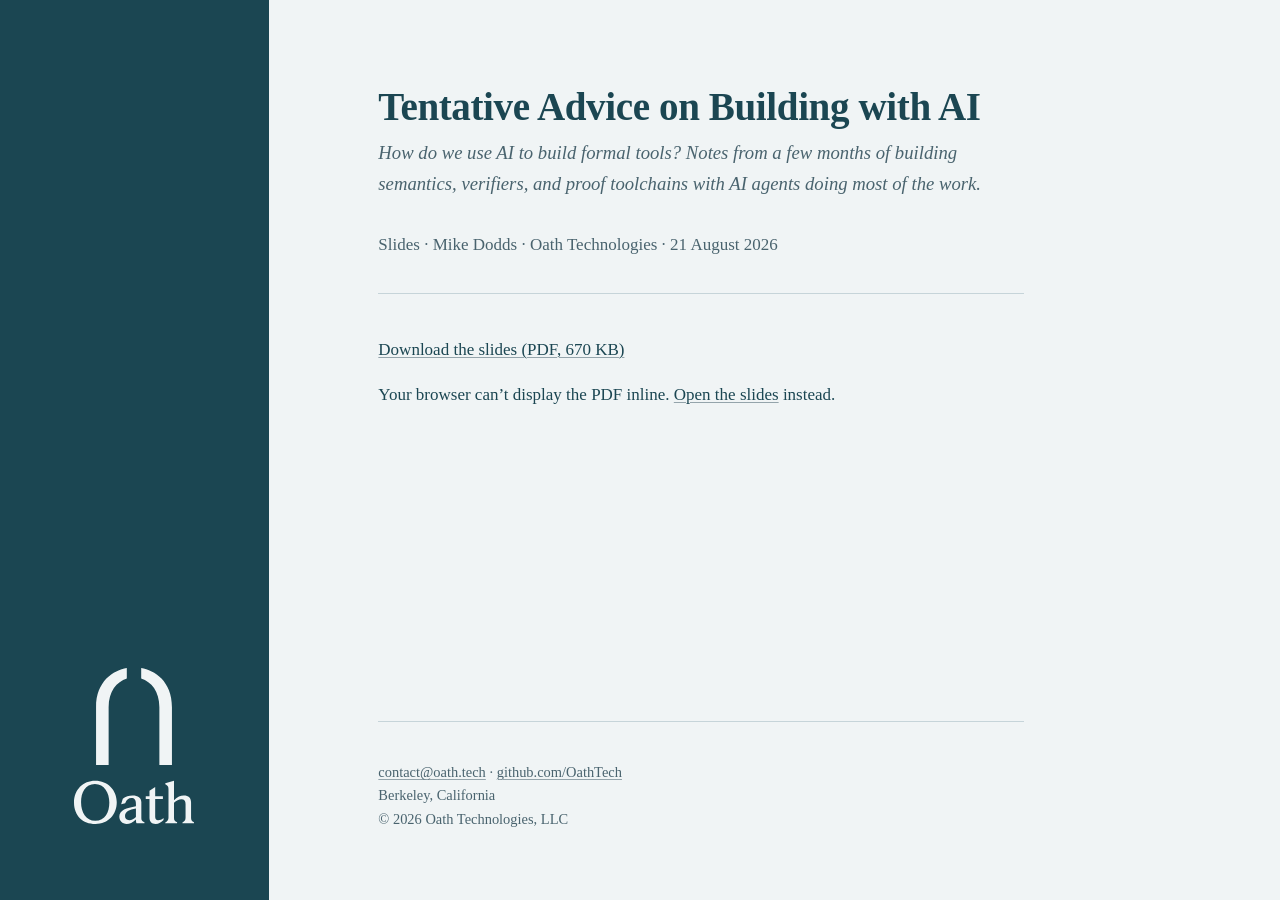
<file: pub/2026/08/tentative-advice-building-with-ai/index.html>
<!doctype html>
<html lang="en">
<head>
<meta charset="utf-8">
<meta name="viewport" content="width=device-width, initial-scale=1">
<meta name="color-scheme" content="light">
<title>Tentative Advice on Building with AI — Oath Technologies</title>
<meta name="description" content="Slides: how do we use AI to build formal tools? Mike Dodds, Oath Technologies, August 2026.">
<meta property="og:title" content="Tentative Advice on Building with AI">
<meta property="og:description" content="How do we use AI to build formal tools? Slides by Mike Dodds, Oath Technologies, August 2026.">
<meta property="og:url" content="https://oath.tech/pub/2026/08/tentative-advice-building-with-ai/">
<meta property="og:type" content="article">
<meta property="og:image" content="https://oath.tech/brand/oath-share-1200x630.png">
<meta property="og:image:width" content="1200">
<meta property="og:image:height" content="630">
<meta property="og:image:type" content="image/png">
<meta name="twitter:card" content="summary_large_image">
<meta property="og:site_name" content="Oath Technologies">
<meta property="og:image:alt" content="Oath logo">
<meta name="twitter:title" content="Tentative Advice on Building with AI">
<meta name="twitter:description" content="How do we use AI to build formal tools? Slides by Mike Dodds, Oath Technologies, August 2026.">
<meta name="twitter:image" content="https://oath.tech/brand/oath-share-1200x630.png">
<meta name="twitter:image:alt" content="Oath logo">
<link rel="icon" href="../../../../brand/favicon.ico" sizes="16x16 32x32 48x48">
<link rel="icon" href="../../../../brand/favicon.svg" type="image/svg+xml" sizes="any">
<link rel="apple-touch-icon" href="../../../../brand/apple-touch-icon.png" sizes="180x180">
<link rel="manifest" href="../../../../brand/site.webmanifest">
<meta name="theme-color" content="#1B4652">
<link rel="stylesheet" href="../../../../site.css">
</head>
<body class="talk">

<p class="mast"><a href="../../../../"><img src="../../../../oath-logo-light.svg" alt="Oath Technologies home" width="120" height="156"></a></p>

<main>

<header>
  <h1>Tentative Advice on Building with AI</h1>
  <p class="subtitle">How do we use AI to build formal tools? Notes from a few months of building semantics, verifiers, and proof toolchains with AI agents doing most of the work.</p>
  <p class="byline">Slides &middot; Mike Dodds &middot; Oath Technologies &middot; 21 August 2026</p>
</header>

<p><a href="oath-tentative-advice-building-with-ai-2026-08-21.pdf">Download the slides (PDF, 670&nbsp;KB)</a></p>

<object class="deck" data="oath-tentative-advice-building-with-ai-2026-08-21.pdf" type="application/pdf">
  <p>Your browser can&rsquo;t display the PDF inline. <a href="oath-tentative-advice-building-with-ai-2026-08-21.pdf">Open the slides</a> instead.</p>
</object>

</main>

<footer>
  <div class="sig">
  <p><a href="mailto:contact@oath.tech">contact@oath.tech</a> &middot; <a href="https://github.com/OathTech">github.com/OathTech</a></p>
  <p>Berkeley, California</p>
  <p>&copy; 2026 Oath Technologies, LLC</p>
  </div>
</footer>

</body>
</html>
</file>
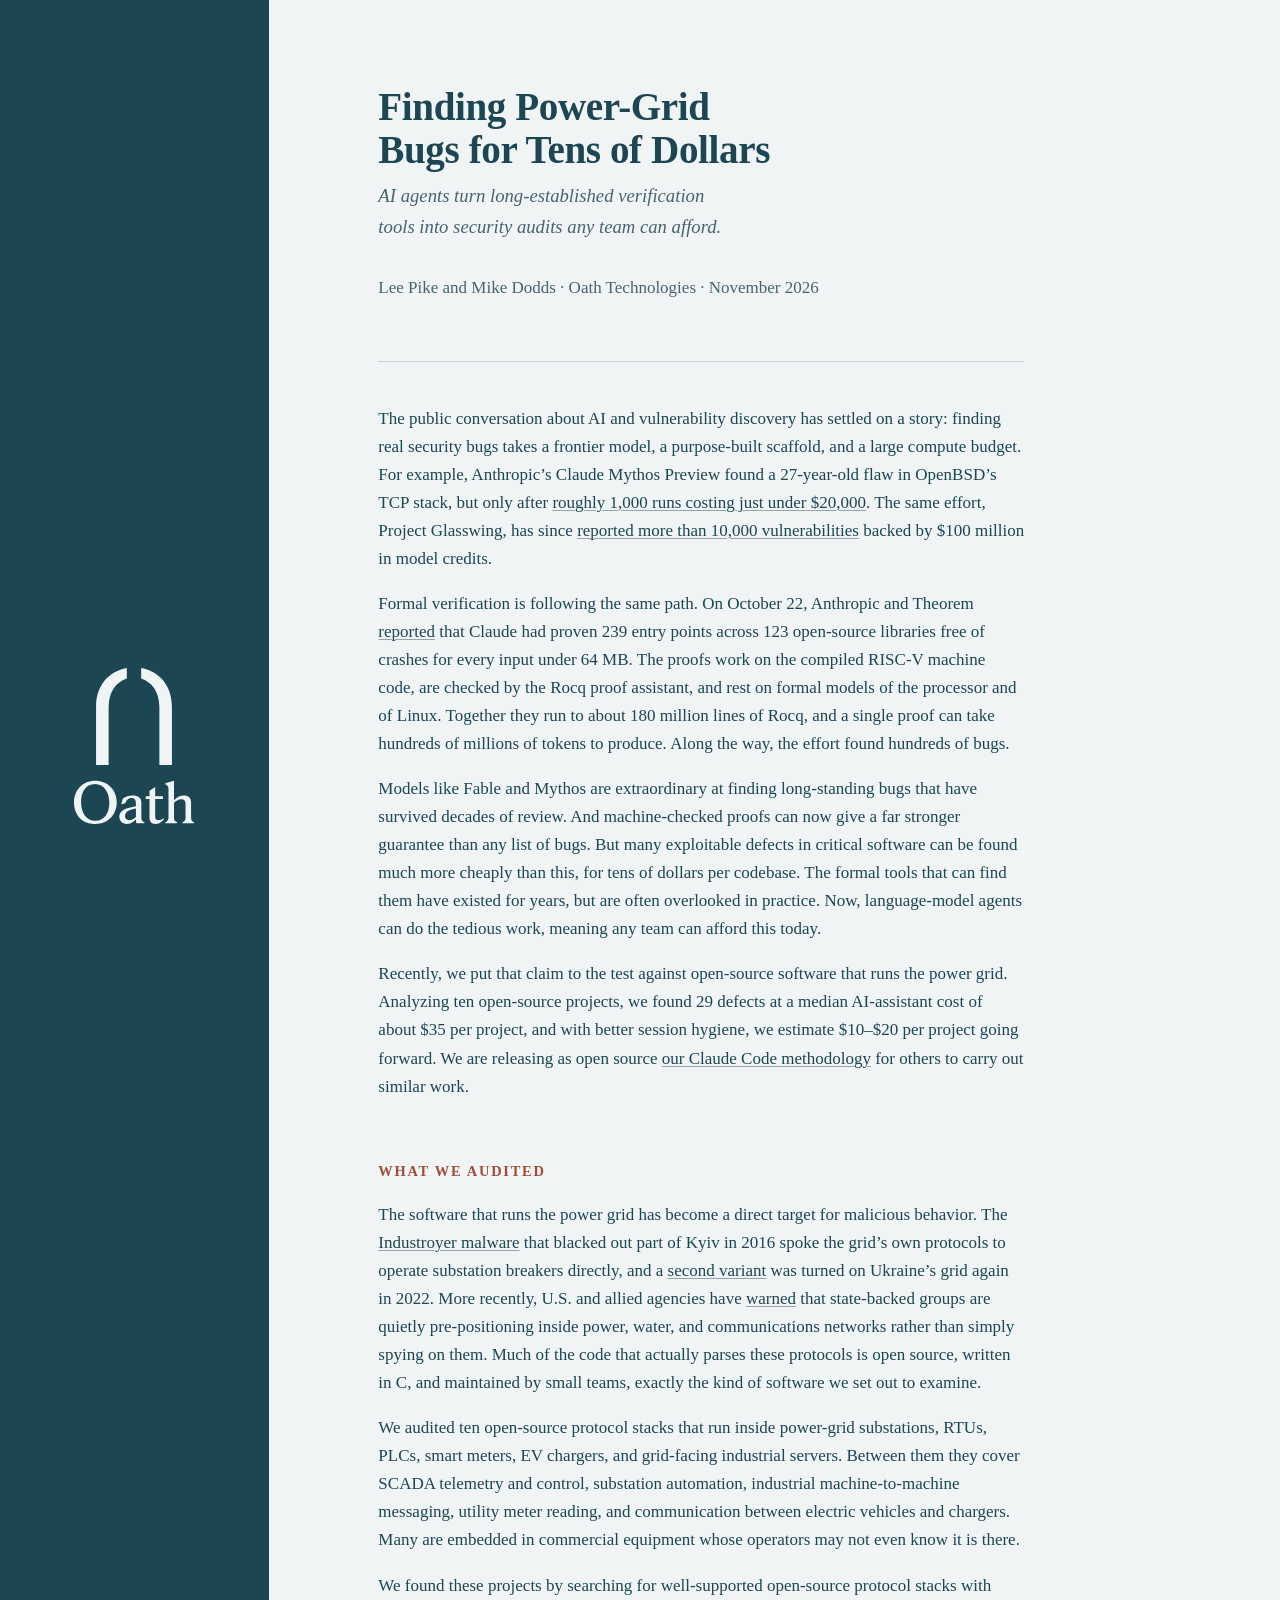
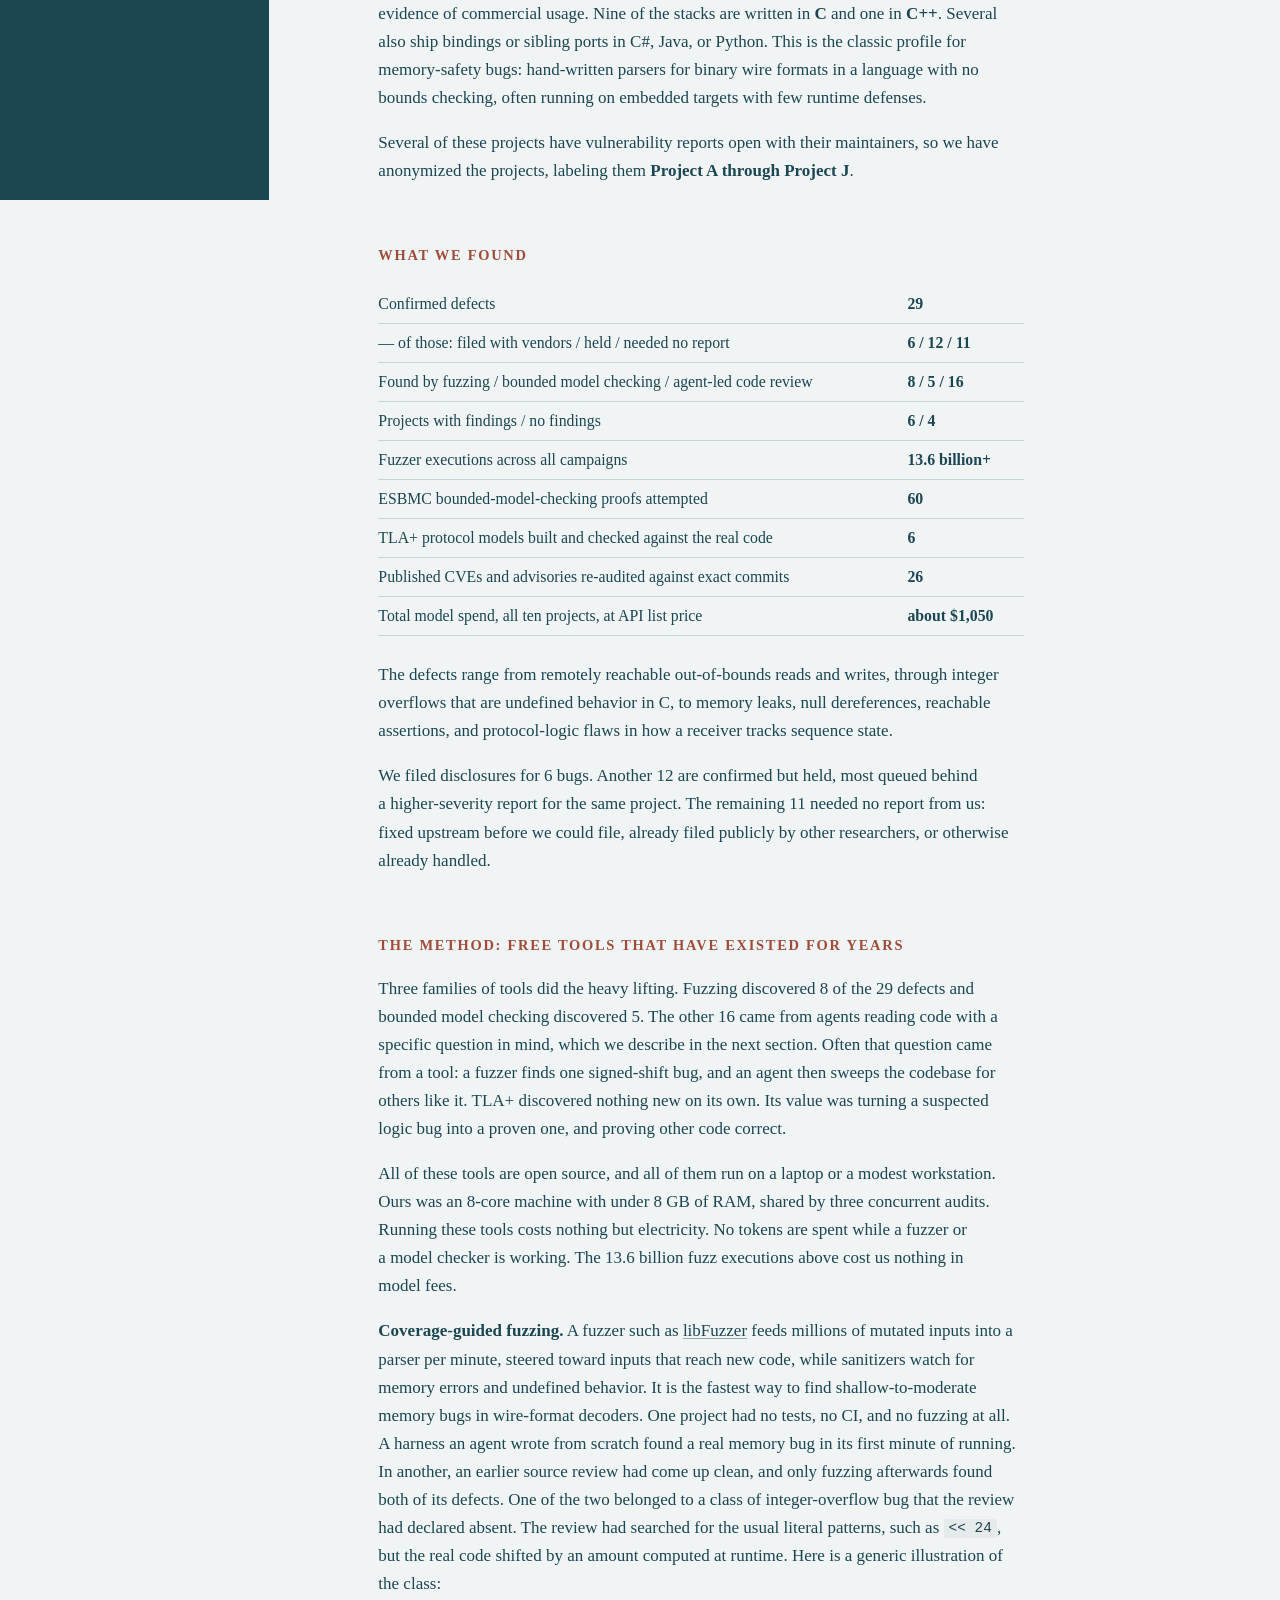
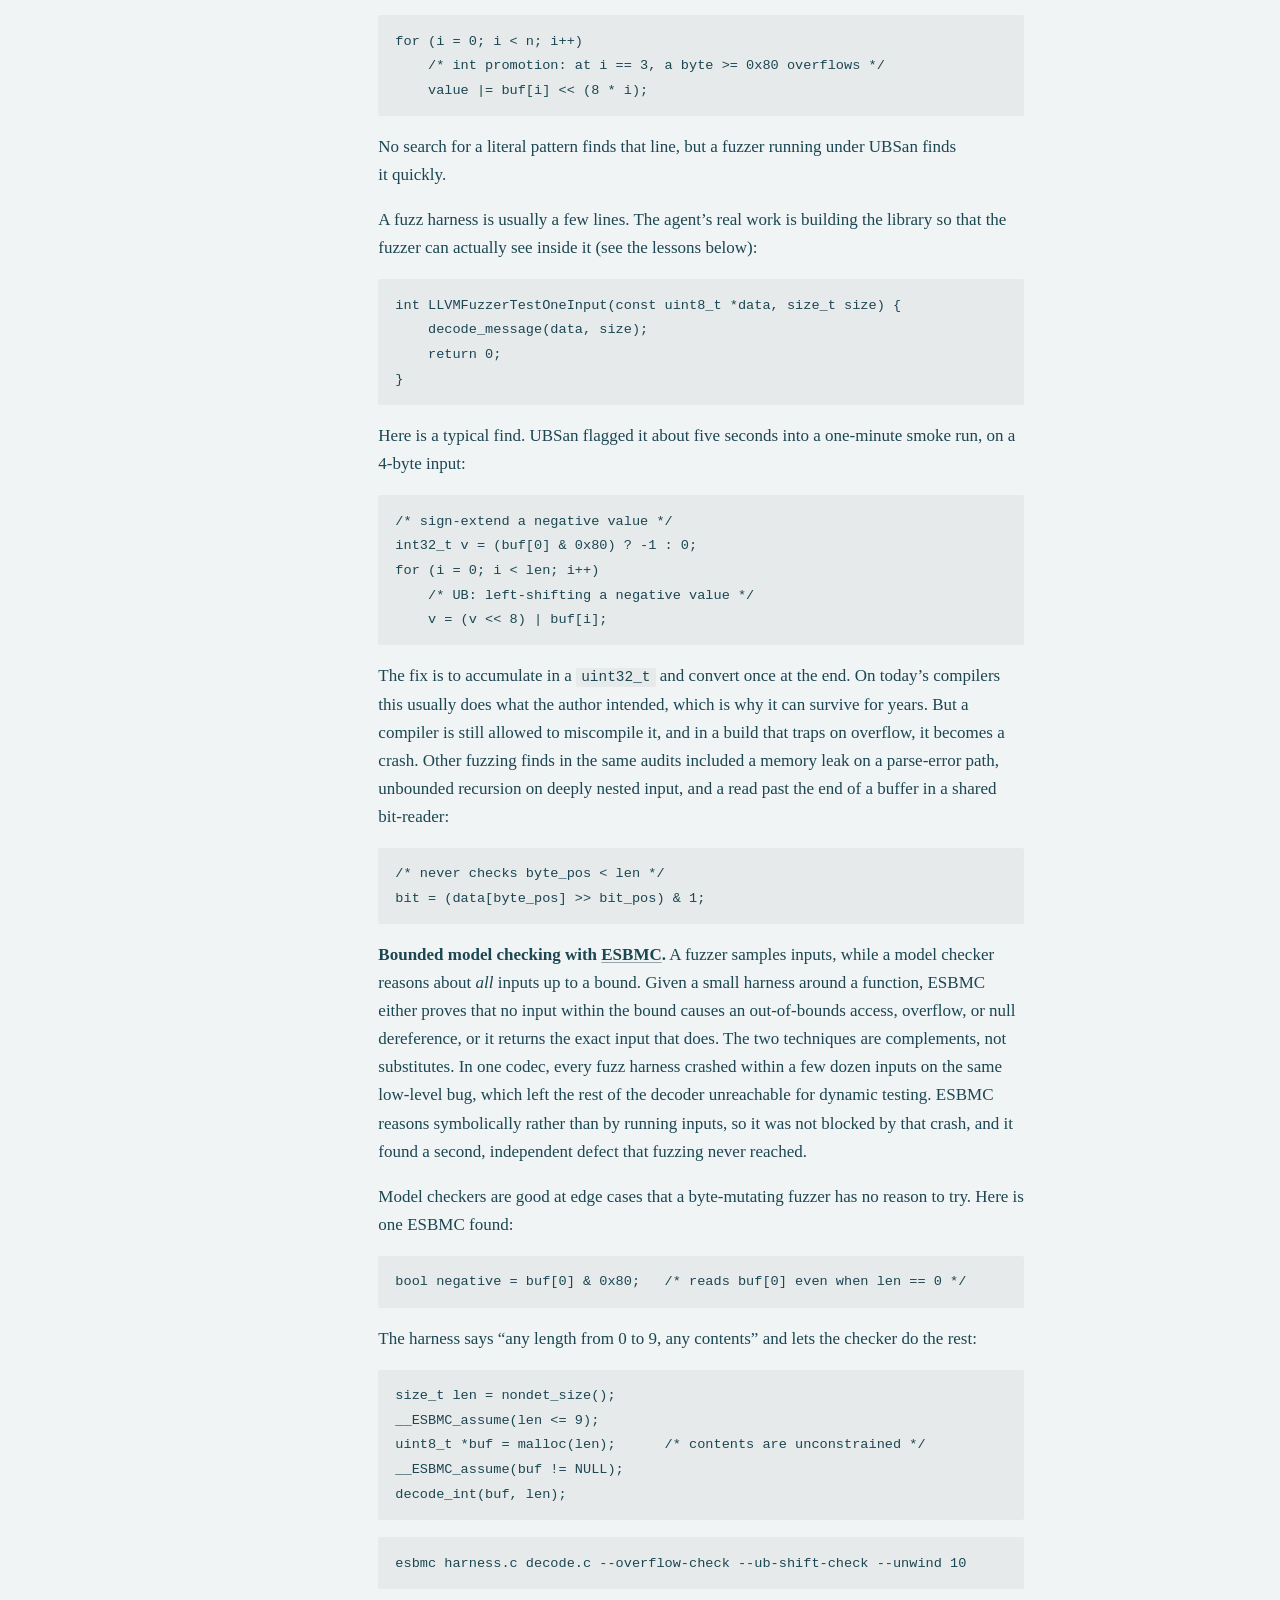
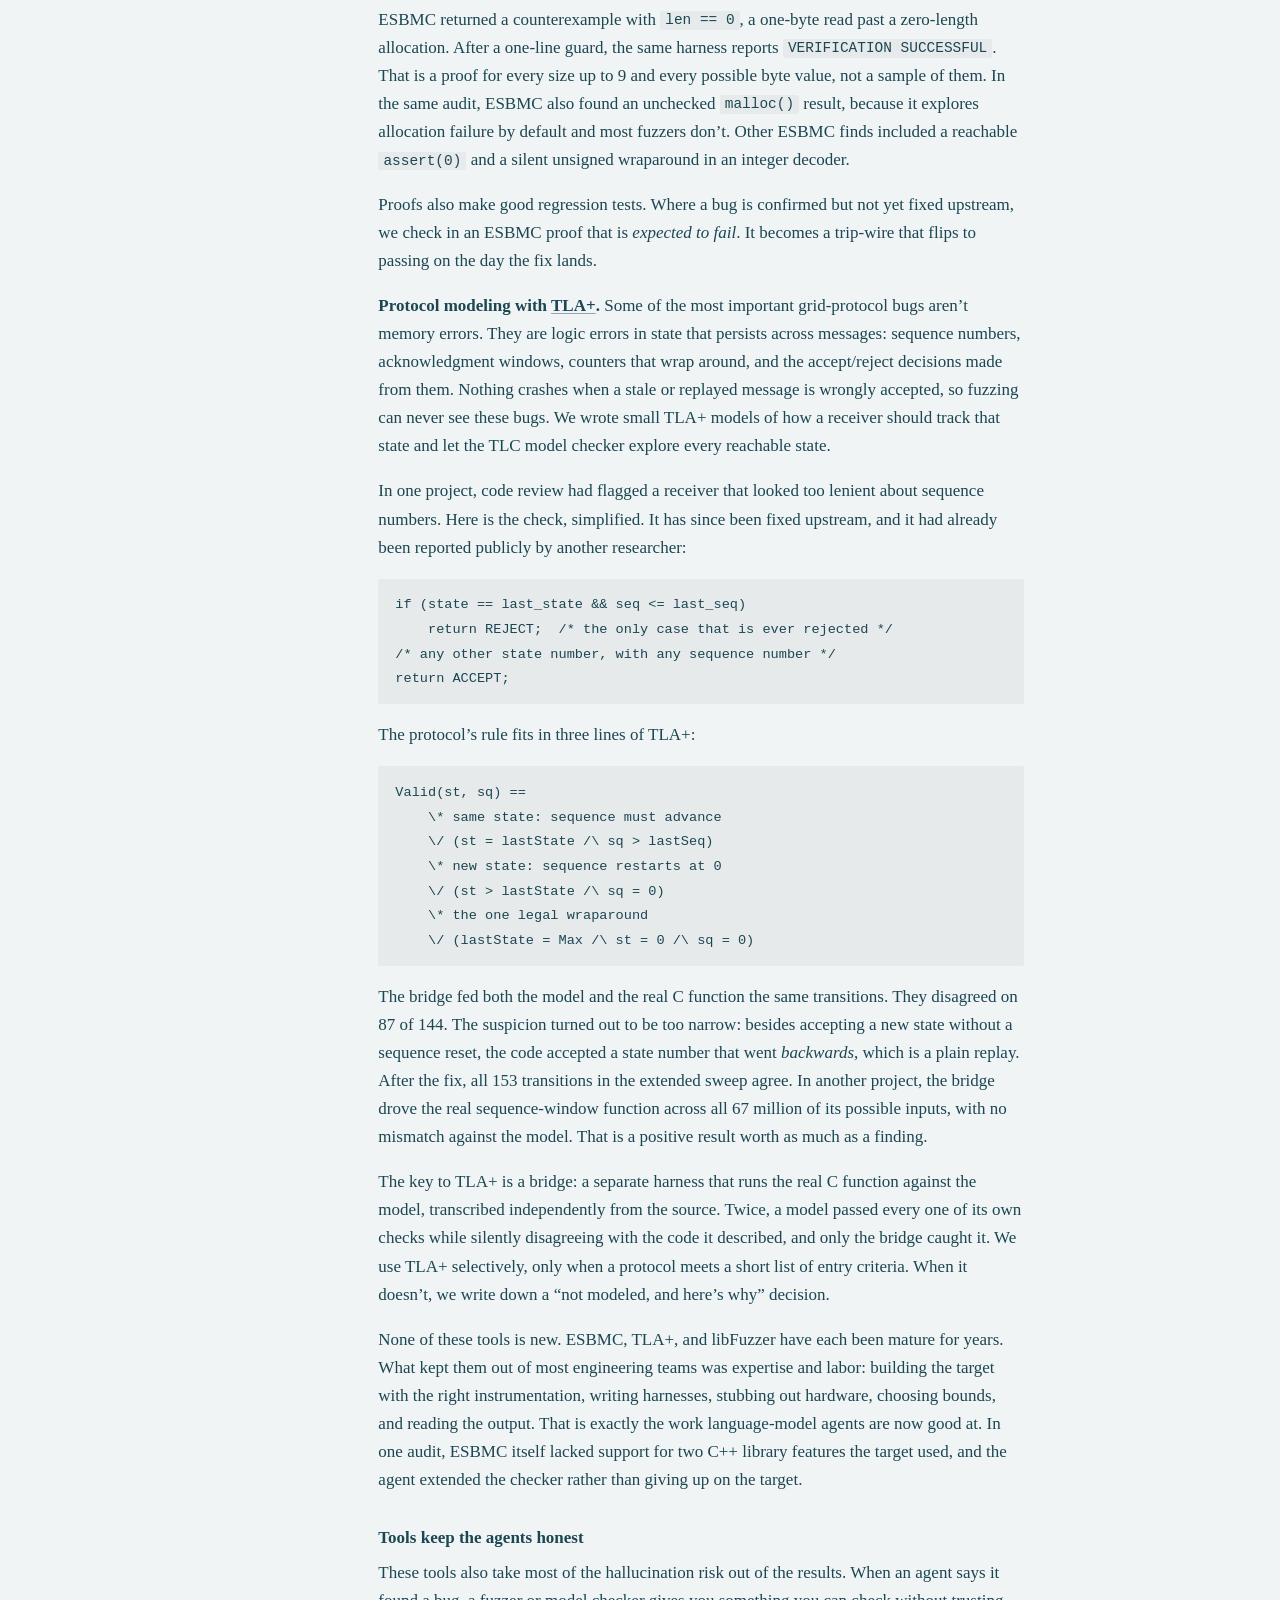
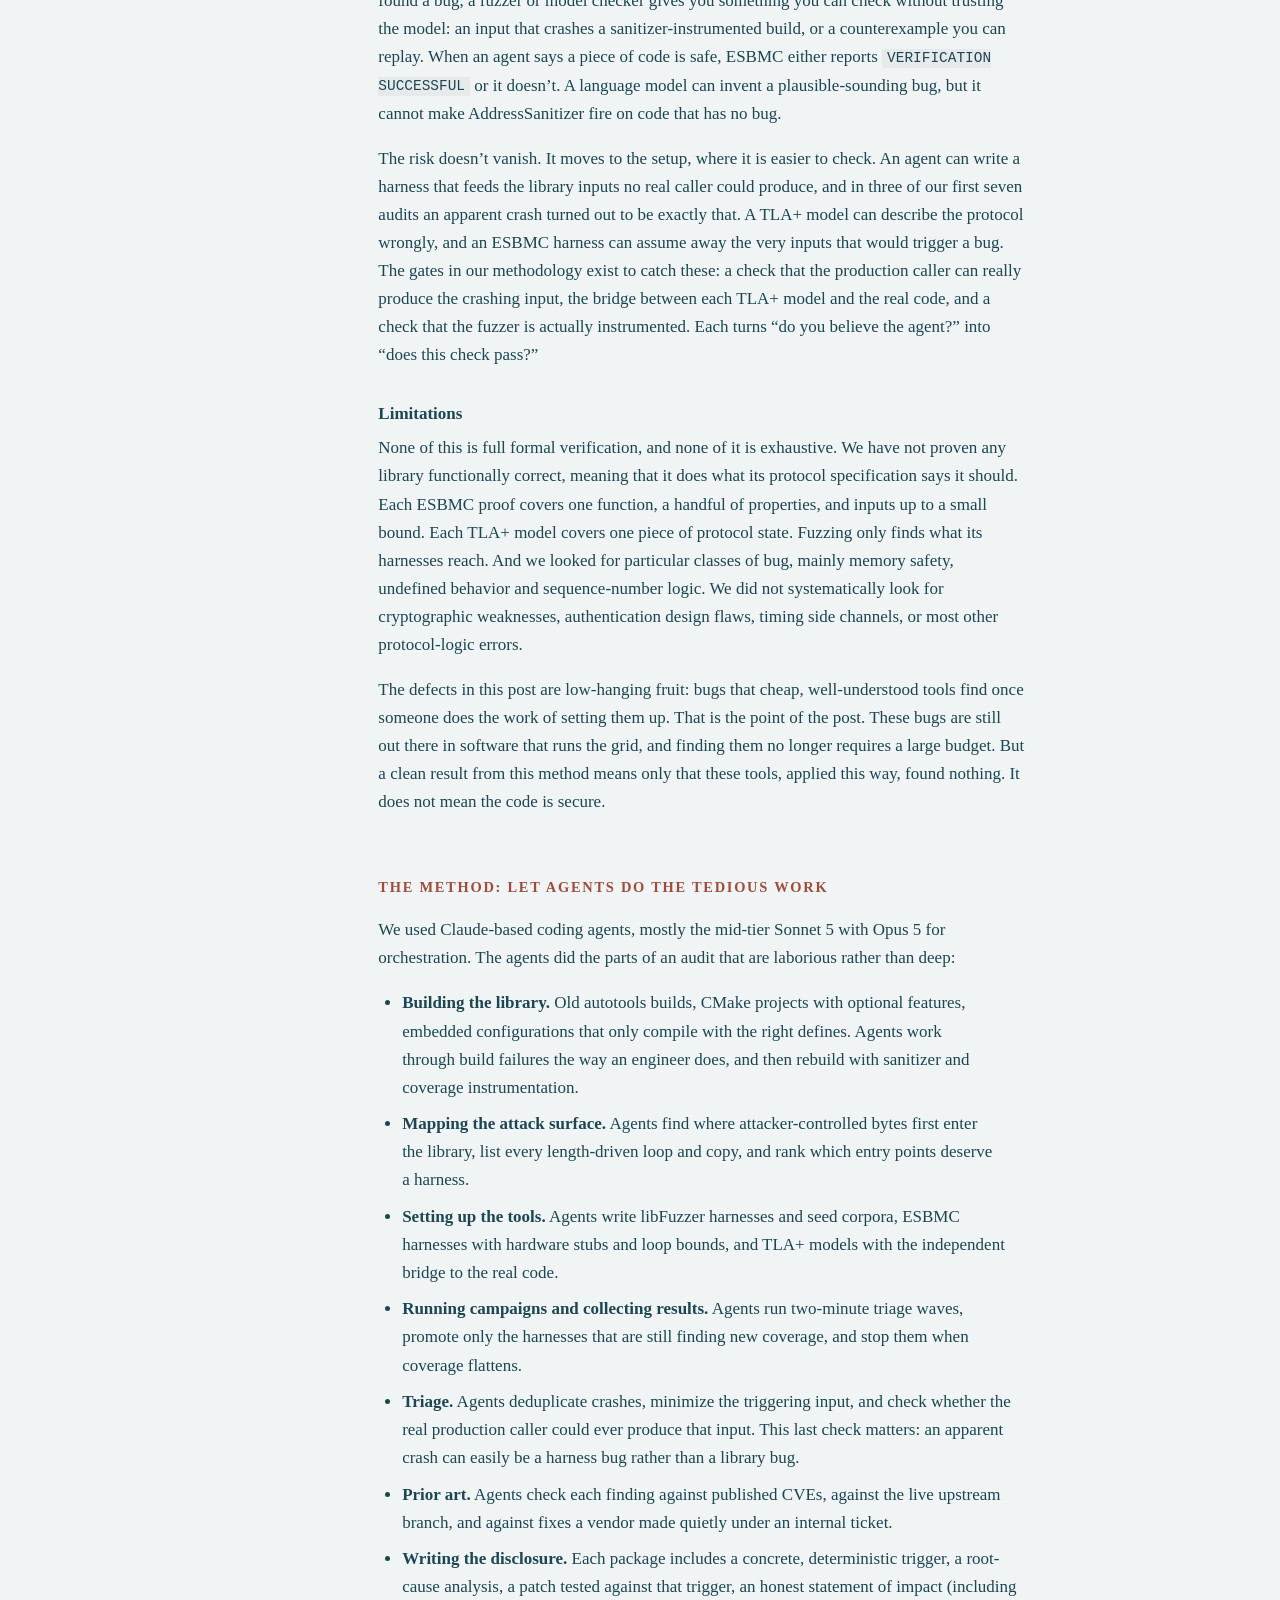
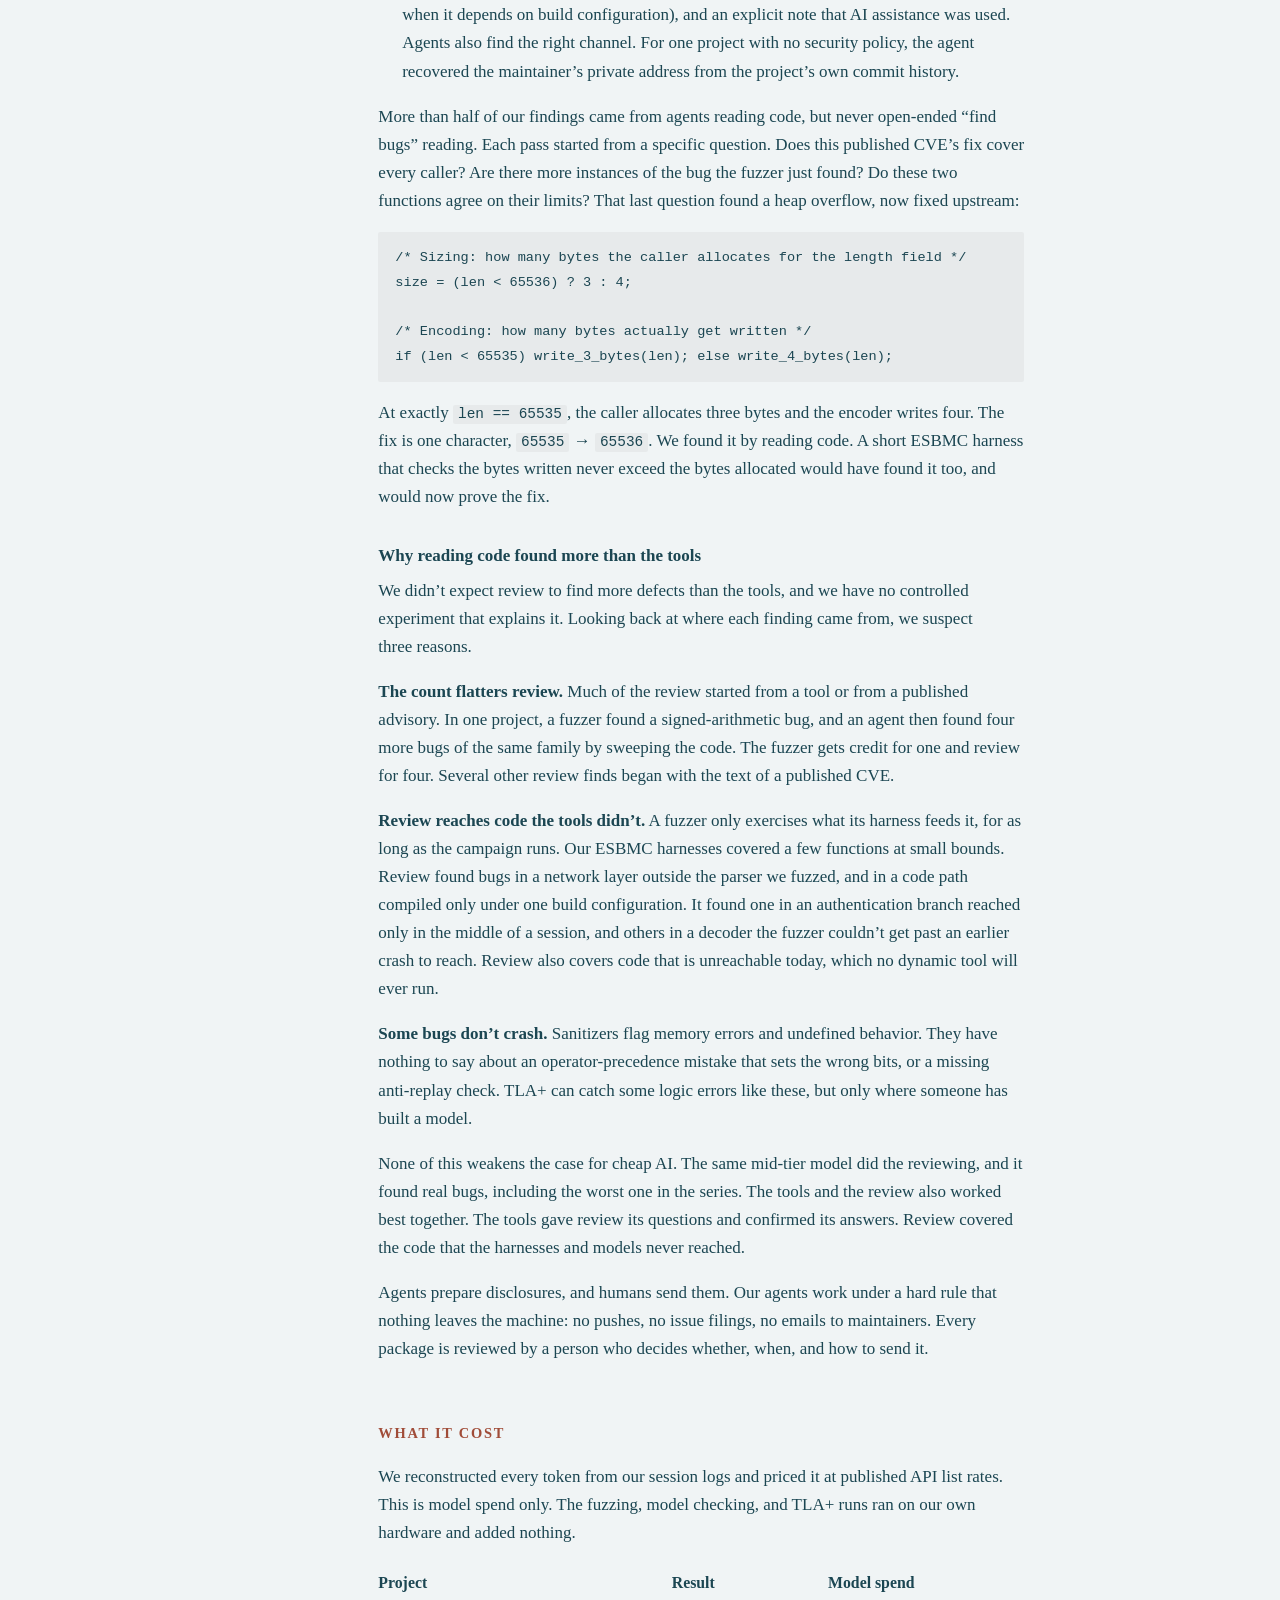
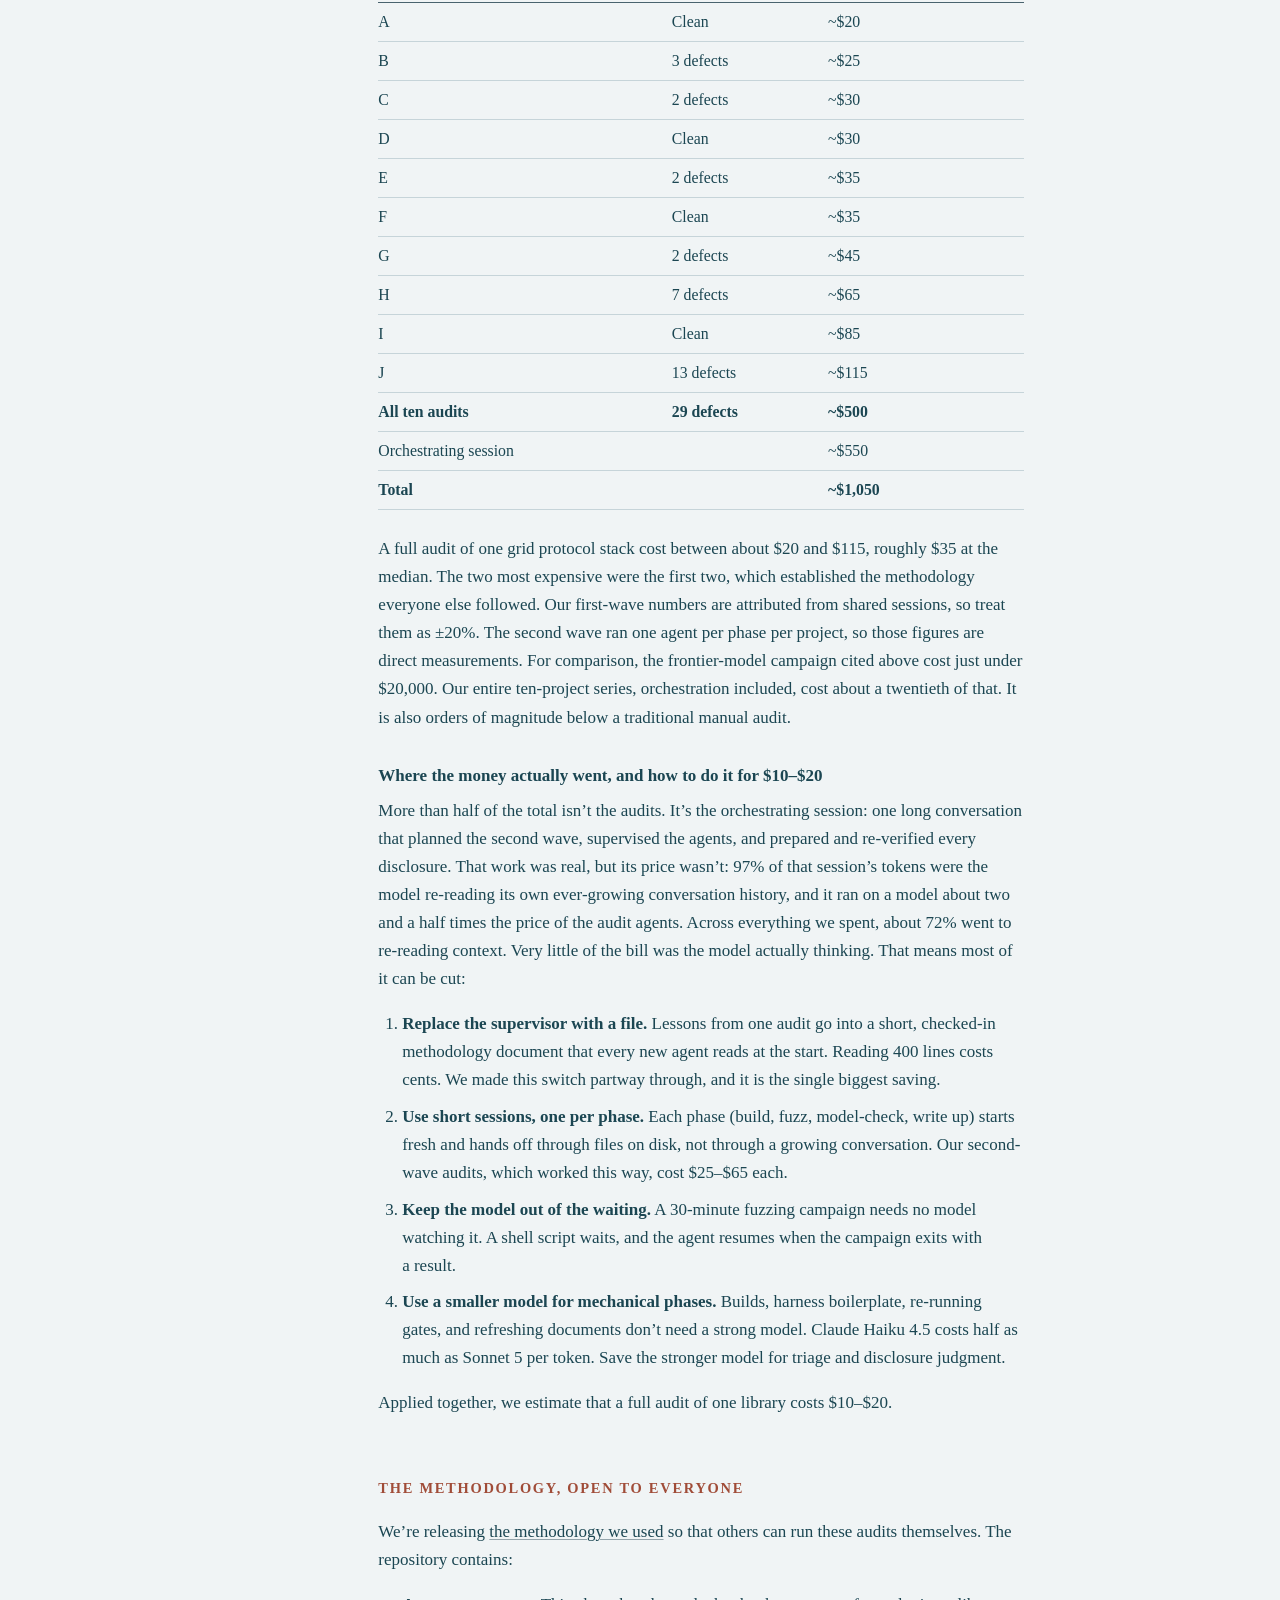
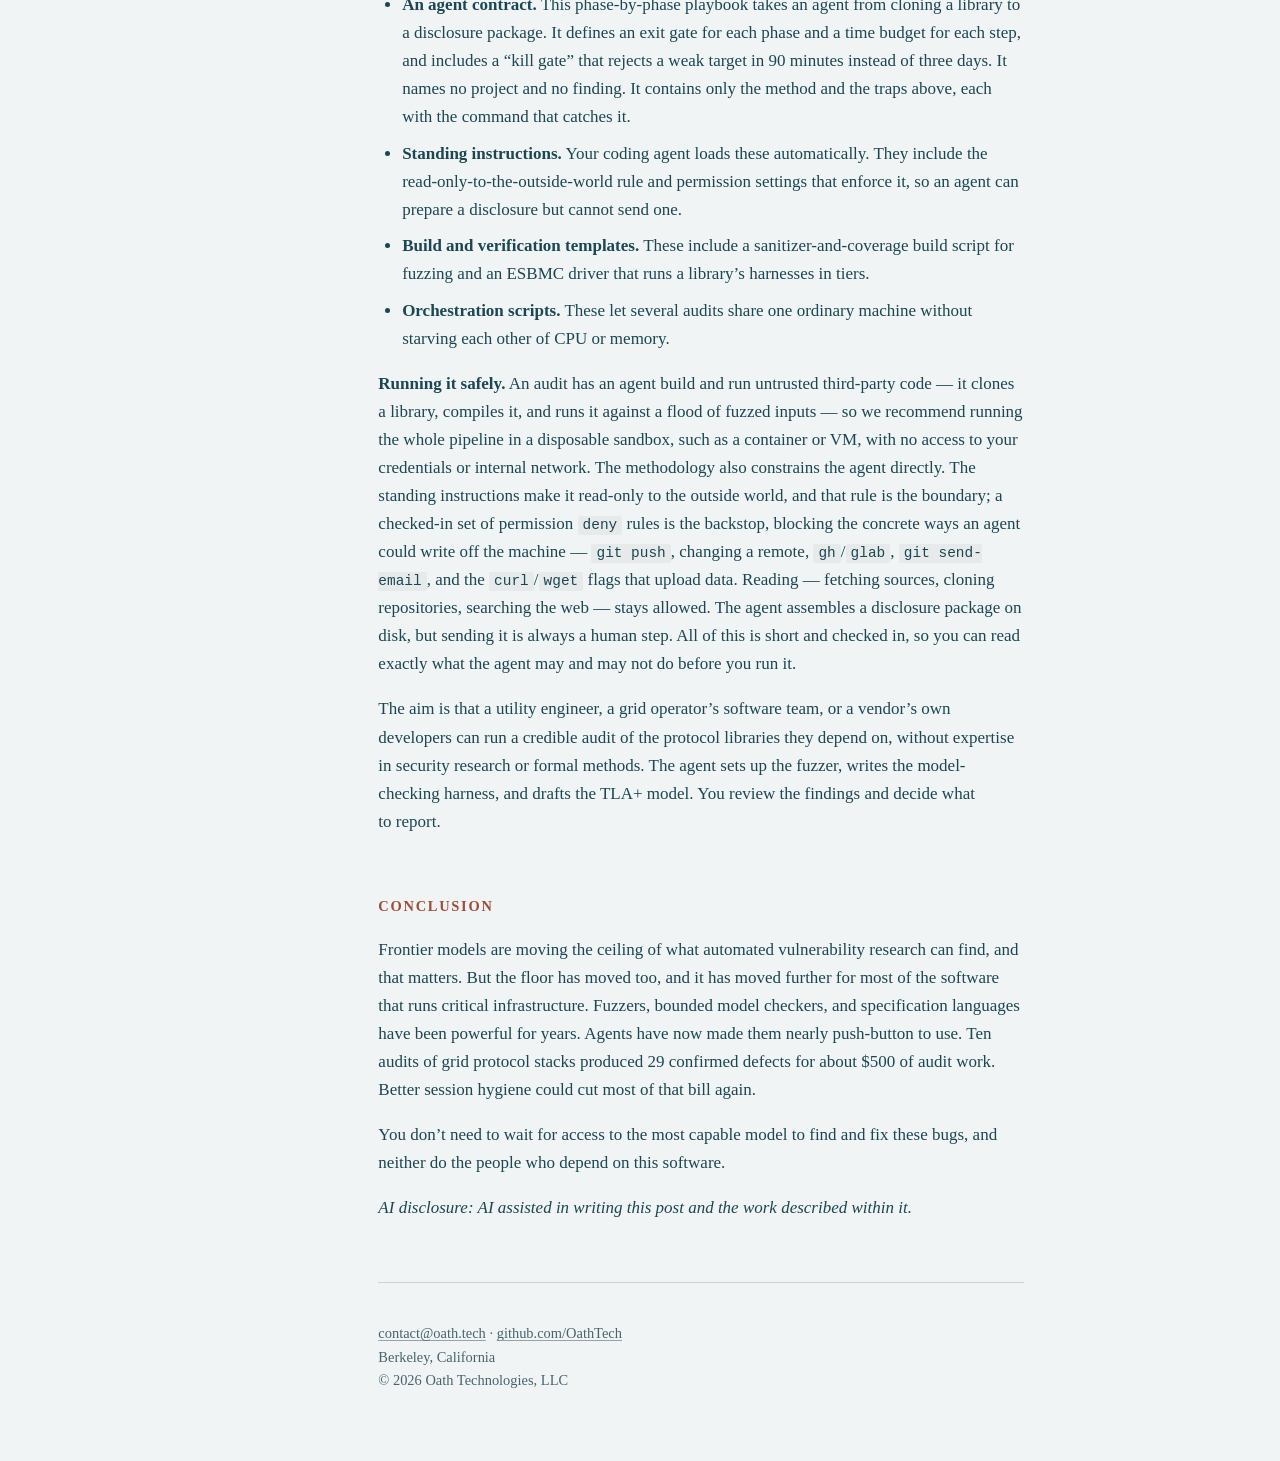
<file: pub/2026/11/finding-grid-bugs-for-tens-of-dollars/index.html>
<!doctype html>
<html lang="en">
<head>
<meta charset="utf-8">
<meta name="viewport" content="width=device-width, initial-scale=1">
<meta name="color-scheme" content="light">
<title>Finding Power-Grid Bugs for Tens of Dollars — Oath Technologies</title>
<meta name="description" content="AI agents turn long-established verification tools into security audits any team can afford.">
<meta property="og:title" content="Finding Power-Grid Bugs for Tens of Dollars">
<meta property="og:description" content="AI agents turn long-established verification tools into security audits any team can afford.">
<meta property="og:url" content="https://oath.tech/pub/2026/11/finding-grid-bugs-for-tens-of-dollars/">
<meta property="og:type" content="article">
<meta property="og:image" content="https://oath.tech/brand/oath-share-1200x630.png">
<meta property="og:image:width" content="1200">
<meta property="og:image:height" content="630">
<meta property="og:image:type" content="image/png">
<meta name="twitter:card" content="summary_large_image">
<meta property="og:site_name" content="Oath Technologies">
<meta property="og:image:alt" content="Oath logo">
<meta name="twitter:title" content="Finding Power-Grid Bugs for Tens of Dollars">
<meta name="twitter:description" content="AI agents turn long-established verification tools into security audits any team can afford.">
<meta name="twitter:image" content="https://oath.tech/brand/oath-share-1200x630.png">
<meta name="twitter:image:alt" content="Oath logo">
<link rel="icon" href="../../../../brand/favicon.ico" sizes="16x16 32x32 48x48">
<link rel="icon" href="../../../../brand/favicon.svg" type="image/svg+xml" sizes="any">
<link rel="apple-touch-icon" href="../../../../brand/apple-touch-icon.png" sizes="180x180">
<link rel="manifest" href="../../../../brand/site.webmanifest">
<meta name="theme-color" content="#1B4652">
<link rel="stylesheet" href="../../../../site.css">
</head>
<body class="article">

<p class="mast"><a href="../../../../"><img src="../../../../oath-logo-light.svg" alt="Oath Technologies home" width="120" height="156"></a></p>

<main>

<header>
  <h1>Finding Power-Grid Bugs for Tens of Dollars</h1>
  <p class="subtitle">AI agents turn long-established verification tools into security audits any team can afford.</p>
  <p class="byline">Lee Pike and Mike Dodds &middot; Oath Technologies &middot; November 2026</p>
</header>

<p>The public conversation about AI and vulnerability discovery has settled on a story: finding real
security bugs takes a frontier model, a purpose-built scaffold, and a large compute budget. For example, Anthropic’s Claude Mythos Preview found a 27-year-old flaw in OpenBSD’s TCP stack,
but only after
<a href="https://www.sovereignmagazine.com/article/claude-mythos-27-year-bug-cost">roughly 1,000 runs costing just under $20,000</a>.
The same effort, Project Glasswing, has since
<a href="https://www.helpnetsecurity.com/2026/05/26/anthropic-project-glasswing-update/">reported more than 10,000 vulnerabilities</a>
backed by $100 million in model credits.</p>
<p>Formal verification is following the same path. On October 22, Anthropic and Theorem
<a href="https://www.anthropic.com/research/formal-verification">reported</a> that Claude had proven 239
entry points across 123 open-source libraries free of crashes for every input under 64 MB. The
proofs work on the compiled RISC-V machine code, are checked by the Rocq proof assistant, and rest
on formal models of the processor and of Linux. Together they run to about 180 million lines of
Rocq, and a single proof can take hundreds of millions of tokens to produce. Along the way, the
effort found hundreds of bugs.</p>
<p>Models like Fable and Mythos are extraordinary at finding long-standing bugs that have survived decades of review. And machine-checked proofs can now give a far stronger guarantee than any list of bugs. But many exploitable defects in critical software can be found much more cheaply than this, for tens of dollars per codebase. The formal tools that can find them have existed for years, but are often overlooked in practice. Now, language-model agents can do the tedious work, meaning any team can afford this today.</p>
<p>Recently, we put that claim to the test against open-source software that runs the power grid. Analyzing ten open-source projects, we found 29 defects at a median AI-assistant cost of about $35 per project, and with better session hygiene, we estimate $10–$20 per project going forward. We are releasing as open source <a href="https://github.com/OathTech/crit-infra-methodology">our Claude Code methodology</a> for others to carry out similar work.</p>

<section>
<h2>What we audited</h2>
<p>The software that runs the power grid has become a direct target for malicious behavior. The <a href="https://www.welivesecurity.com/2017/06/12/industroyer-biggest-threat-industrial-control-systems-since-stuxnet/">Industroyer malware</a> that blacked out part of Kyiv in 2016 spoke the grid’s own protocols to operate substation breakers directly, and a <a href="https://www.welivesecurity.com/2022/04/12/industroyer2-industroyer-reloaded/">second variant</a> was turned on Ukraine’s grid again in 2022. More recently, U.S. and allied agencies have <a href="https://www.cisa.gov/news-events/cybersecurity-advisories/aa24-038a">warned</a> that state-backed groups are quietly pre-positioning inside power, water, and communications networks rather than simply spying on them. Much of the code that actually parses these protocols is open source, written in C, and maintained by small teams, exactly the kind of software we set out to examine.</p>
<p>We audited ten open-source protocol stacks that run inside power-grid substations, RTUs, PLCs, smart meters,
EV chargers, and grid-facing industrial servers. Between them they cover SCADA telemetry and
control, substation automation, industrial machine-to-machine messaging, utility meter reading,
and communication between electric vehicles and chargers. Many are embedded in commercial
equipment whose operators may not even know it is there.</p>
<p>We found these projects by searching for well-supported open-source protocol stacks with evidence of commercial usage. Nine of the stacks are written in <strong>C</strong> and one in <strong>C++</strong>. Several also ship bindings or sibling
ports in C#, Java, or Python. This is the classic profile for memory-safety bugs: hand-written
parsers for binary wire formats in a language with no bounds checking, often running on embedded
targets with few runtime defenses.</p>
<p>Several of these projects have vulnerability reports open with their maintainers, so we have anonymized the projects, labeling them <strong>Project A through Project J</strong>.</p>
</section>

<section>
<h2>What we found</h2>
<table>
<tbody>
<tr>
<td>Confirmed defects</td>
<td><strong>29</strong></td>
</tr>
<tr>
<td>— of those: filed with vendors / held / needed no report</td>
<td><strong>6 / 12 / 11</strong></td>
</tr>
<tr>
<td>Found by fuzzing / bounded model checking / agent-led code review</td>
<td><strong>8 / 5 / 16</strong></td>
</tr>
<tr>
<td>Projects with findings / no findings</td>
<td><strong>6 / 4</strong></td>
</tr>
<tr>
<td>Fuzzer executions across all campaigns</td>
<td><strong>13.6 billion+</strong></td>
</tr>
<tr>
<td>ESBMC bounded-model-checking proofs attempted</td>
<td><strong>60</strong></td>
</tr>
<tr>
<td>TLA+ protocol models built and checked against the real code</td>
<td><strong>6</strong></td>
</tr>
<tr>
<td>Published CVEs and advisories re-audited against exact commits</td>
<td><strong>26</strong></td>
</tr>
<tr>
<td>Total model spend, all ten projects, at API list price</td>
<td><strong>about $1,050</strong></td>
</tr>
</tbody>
</table>
<p>The defects range from remotely reachable out-of-bounds reads and writes, through integer overflows
that are undefined behavior in C, to memory leaks, null dereferences, reachable assertions, and protocol-logic flaws in how a receiver tracks sequence state.</p>
<p>We filed disclosures for 6 bugs. Another 12 are confirmed but held, most queued behind a higher-severity report for the same project. The remaining 11 needed no report from us: fixed upstream before we could file, already filed publicly by other researchers, or otherwise already handled.</p>
</section>

<section>
<h2>The method: free tools that have existed for years</h2>
<p>Three families of tools did the heavy lifting. Fuzzing discovered 8 of the 29 defects and bounded
model checking discovered 5. The other 16 came from agents reading code with a specific
question in mind, which we describe in the next section. Often that question came from a tool: a
fuzzer finds one signed-shift bug, and an agent then sweeps the codebase for others like it.
TLA+ discovered nothing new on its own. Its value was turning a suspected logic bug into a proven
one, and proving other code correct.</p>
<p>All of these tools are open source, and all of them run on a laptop or a modest workstation. Ours was an 8-core machine with under 8 GB of RAM, shared by
three concurrent audits. Running these tools costs nothing but electricity. No tokens are spent
while a fuzzer or a model checker is working. The 13.6 billion fuzz executions above cost us
nothing in model fees.</p>
<p><strong>Coverage-guided fuzzing.</strong> A fuzzer such as <a href="https://llvm.org/docs/LibFuzzer.html">libFuzzer</a>
feeds millions of mutated inputs into a parser per minute, steered toward inputs that reach new
code, while sanitizers watch for memory errors and undefined behavior. It is the fastest way to
find shallow-to-moderate memory bugs in wire-format decoders. One project had no tests, no CI, and
no fuzzing at all. A harness an agent wrote from scratch found a real memory bug
in its first minute of running. In another, an earlier source review had come up clean, and only
fuzzing afterwards found both of its defects. One of the two belonged to a class of
integer-overflow bug that the review had declared absent. The review had searched for the usual
literal patterns, such as <code>&lt;&lt; 24</code>, but the real code shifted by an amount computed at runtime.
Here is a generic illustration of the class:</p>
<pre><code class="language-c">for (i = 0; i &lt; n; i++)
    /* int promotion: at i == 3, a byte &gt;= 0x80 overflows */
    value |= buf[i] &lt;&lt; (8 * i);
</code></pre>
<p>No search for a literal pattern finds that line, but a fuzzer running under UBSan finds it
quickly.</p>
<p>A fuzz harness is usually a few lines. The agent’s real work is building the library so that
the fuzzer can actually see inside it (see the lessons below):</p>
<pre><code class="language-c">int LLVMFuzzerTestOneInput(const uint8_t *data, size_t size) {
    decode_message(data, size);
    return 0;
}
</code></pre>
<p>Here is a typical find. UBSan flagged it about five seconds into a one-minute smoke run, on a
4-byte input:</p>
<pre><code class="language-c">/* sign-extend a negative value */
int32_t v = (buf[0] &amp; 0x80) ? -1 : 0;
for (i = 0; i &lt; len; i++)
    /* UB: left-shifting a negative value */
    v = (v &lt;&lt; 8) | buf[i];
</code></pre>
<p>The fix is to accumulate in a <code>uint32_t</code> and convert once at the end. On today’s compilers this
usually does what the author intended, which is why it can survive for years. But a compiler is still
allowed to miscompile it, and in a build that traps on overflow, it becomes a crash. Other fuzzing
finds in the same audits included a memory leak on a parse-error path, unbounded recursion on
deeply nested input, and a read past the end of a buffer in a shared bit-reader:</p>
<pre><code class="language-c">/* never checks byte_pos &lt; len */
bit = (data[byte_pos] &gt;&gt; bit_pos) &amp; 1;
</code></pre>
<p><strong>Bounded model checking with <a href="https://github.com/esbmc/esbmc">ESBMC</a>.</strong> A fuzzer samples inputs,
while a model checker reasons about <em>all</em> inputs up to a bound. Given a small harness around a
function, ESBMC either proves that no input within the bound causes an out-of-bounds access,
overflow, or null dereference, or it returns the exact input that does. The two techniques are
complements, not substitutes. In one codec, every fuzz harness crashed within a few dozen inputs
on the same low-level bug, which left the rest of the decoder unreachable for dynamic testing. ESBMC
reasons symbolically rather than by running inputs, so it was not blocked by that crash, and it
found a second, independent defect that fuzzing never reached.</p>
<p>Model checkers are good at edge cases that a byte-mutating fuzzer has no reason to try. Here is
one ESBMC found:</p>
<pre><code class="language-c">bool negative = buf[0] &amp; 0x80;   /* reads buf[0] even when len == 0 */
</code></pre>
<p>The harness says “any length from 0 to 9, any contents” and lets the checker do the rest:</p>
<pre><code class="language-c">size_t len = nondet_size();
__ESBMC_assume(len &lt;= 9);
uint8_t *buf = malloc(len);      /* contents are unconstrained */
__ESBMC_assume(buf != NULL);
decode_int(buf, len);
</code></pre>
<pre><code class="language-sh">esbmc harness.c decode.c --overflow-check --ub-shift-check --unwind 10
</code></pre>
<p>ESBMC returned a counterexample with <code>len == 0</code>, a one-byte read past a zero-length allocation.
After a one-line guard, the same harness reports <code>VERIFICATION SUCCESSFUL</code>. That is a proof for
every size up to 9 and every possible byte value, not a sample of them. In the same audit, ESBMC
also found an unchecked <code>malloc()</code> result, because it explores allocation failure by default and
most fuzzers don’t. Other ESBMC finds included a reachable <code>assert(0)</code> and a silent unsigned
wraparound in an integer decoder.</p>
<p>Proofs also make good regression tests. Where a bug is confirmed but not yet fixed upstream, we
check in an ESBMC proof that is <em>expected to fail</em>. It becomes a trip-wire that flips to passing on
the day the fix lands.</p>
<p><strong>Protocol modeling with <a href="https://lamport.azurewebsites.net/tla/tla.html">TLA+</a>.</strong> Some of the most
important grid-protocol bugs aren’t memory errors. They are logic errors in state that persists
across messages: sequence numbers, acknowledgment windows, counters that wrap around, and the
accept/reject decisions made from them. Nothing crashes when a stale or replayed message is
wrongly accepted, so fuzzing can never see these bugs. We wrote small TLA+ models of how a
receiver should track that state and let the TLC model checker explore every reachable state.</p>
<p>In one project, code review had flagged a receiver that looked too lenient about sequence numbers.
Here is the check, simplified. It has since been fixed upstream, and it had already been reported
publicly by another researcher:</p>
<pre><code class="language-c">if (state == last_state &amp;&amp; seq &lt;= last_seq)
    return REJECT;  /* the only case that is ever rejected */
/* any other state number, with any sequence number */
return ACCEPT;
</code></pre>
<p>The protocol’s rule fits in three lines of TLA+:</p>
<pre><code class="language-tla">Valid(st, sq) ==
    \* same state: sequence must advance
    \/ (st = lastState /\ sq &gt; lastSeq)
    \* new state: sequence restarts at 0
    \/ (st &gt; lastState /\ sq = 0)
    \* the one legal wraparound
    \/ (lastState = Max /\ st = 0 /\ sq = 0)
</code></pre>
<p>The bridge fed both the model and the real C function the same transitions. They disagreed on 87
of 144. The suspicion turned out to be too narrow: besides accepting a new state without a
sequence reset, the code accepted a state number that went <em>backwards</em>, which is a plain replay.
After the fix, all 153 transitions in the extended sweep agree. In another project, the bridge drove the real
sequence-window function across all 67 million of its possible inputs, with no mismatch against the model.
That is a positive result worth as much as a finding.</p>
<p>The key to TLA+ is a bridge: a separate harness that runs the real C function against the
model, transcribed independently from the source. Twice, a model passed every one of its own
checks while silently disagreeing with the code it described, and only the bridge caught it. We
use TLA+ selectively, only when a protocol meets a short list of entry criteria. When it doesn’t,
we write down a “not modeled, and here’s why” decision.</p>
<p>None of these tools is new. ESBMC, TLA+, and libFuzzer have each been mature for years. What kept
them out of most engineering teams was expertise and labor:
building the target with the right instrumentation, writing harnesses, stubbing out hardware,
choosing bounds, and reading the output. That is exactly the work language-model agents are now
good at. In one audit, ESBMC itself lacked support for two C++ library features the target
used, and the agent extended the checker rather than giving up on the target.</p>
<h3>Tools keep the agents honest</h3>
<p>These tools also take most of the hallucination risk out of the results. When an agent says it
found a bug, a fuzzer or model checker gives you something you can check without trusting the
model: an input that crashes a sanitizer-instrumented build, or a counterexample you can replay.
When an agent says a piece of code is safe, ESBMC either reports <code>VERIFICATION SUCCESSFUL</code> or it
doesn’t. A language model can invent a plausible-sounding bug, but it cannot make AddressSanitizer
fire on code that has no bug.</p>
<p>The risk doesn’t vanish. It moves to the setup, where it is easier to check. An agent can write a
harness that feeds the library inputs no real caller could produce, and in three of our first
seven audits an apparent crash turned out to be exactly that. A TLA+ model can describe the
protocol wrongly, and an ESBMC harness can assume away the very inputs that would trigger a bug.
The gates in our methodology exist to catch these: a check that the production caller can really
produce the crashing input, the bridge between each TLA+ model and the real code, and a check that
the fuzzer is actually instrumented. Each turns “do you believe the agent?” into “does this check
pass?”</p>
<h3>Limitations</h3>
<p>None of this is full formal verification, and none of it is exhaustive. We have not proven any
library functionally correct, meaning that it does what its protocol specification says it
should. Each ESBMC proof covers one function, a handful of properties, and inputs up to a small
bound. Each TLA+ model covers one piece of protocol state. Fuzzing only finds what its harnesses
reach. And we looked for particular classes of bug, mainly memory safety, undefined behavior and
sequence-number logic. We did not systematically look for cryptographic weaknesses,
authentication design flaws, timing side channels, or most other protocol-logic errors.</p>
<p>The defects in this post are low-hanging fruit: bugs that cheap, well-understood tools find once
someone does the work of setting them up. That is the point of the post. These bugs are still out
there in software that runs the grid, and finding them no longer requires a large budget. But a
clean result from this method means only that these tools, applied this way, found nothing. It
does not mean the code is secure.</p>
</section>

<section>
<h2>The method: let agents do the tedious work</h2>
<p>We used Claude-based coding agents, mostly the mid-tier Sonnet 5 with Opus 5 for
orchestration. The agents did the parts of an audit that
are laborious rather than deep:</p>
<ul>
<li><strong>Building the library.</strong> Old autotools builds, CMake projects with optional features, embedded
  configurations that only compile with the right defines. Agents work through build failures the
  way an engineer does, and then rebuild with sanitizer and coverage instrumentation.</li>
<li><strong>Mapping the attack surface.</strong> Agents find where attacker-controlled bytes first enter the
  library, list every length-driven loop and copy, and rank which entry points deserve a harness.</li>
<li><strong>Setting up the tools.</strong> Agents write libFuzzer harnesses and seed corpora, ESBMC harnesses with
  hardware stubs and loop bounds, and TLA+ models with the independent bridge to the real code.</li>
<li><strong>Running campaigns and collecting results.</strong> Agents run two-minute triage waves, promote only
  the harnesses that are still finding new coverage, and stop them when coverage flattens.</li>
<li><strong>Triage.</strong> Agents deduplicate crashes, minimize the triggering input, and check whether the
  real production caller could ever produce that input. This last check matters: an apparent crash
  can easily be a harness bug rather than a library bug.</li>
<li><strong>Prior art.</strong> Agents check each finding against published CVEs, against the live upstream
  branch, and against fixes a vendor made quietly under an internal ticket.</li>
<li><strong>Writing the disclosure.</strong> Each package includes a concrete, deterministic trigger, a root-cause
  analysis, a patch tested against that trigger, an honest statement of impact (including when
  it depends on build configuration), and an explicit note that AI assistance was used. Agents
  also find the right channel. For one project with no security policy, the agent recovered the maintainer’s private address from the project’s own commit
  history.</li>
</ul>
<p>More than half of our findings came from agents reading code, but never open-ended “find bugs”
reading. Each pass started from a specific question. Does this published CVE’s fix cover every
caller? Are there more instances of the bug the fuzzer just found? Do these two functions agree
on their limits? That last question found a heap overflow, now
fixed upstream:</p>
<pre><code class="language-c">/* Sizing: how many bytes the caller allocates for the length field */
size = (len &lt; 65536) ? 3 : 4;

/* Encoding: how many bytes actually get written */
if (len &lt; 65535) write_3_bytes(len); else write_4_bytes(len);
</code></pre>
<p>At exactly <code>len == 65535</code>, the caller allocates three bytes and the encoder writes four. The fix
is one character, <code>65535</code> → <code>65536</code>. We found it by reading code. A short ESBMC harness that
checks the bytes written never exceed the bytes allocated would have found it too, and would now
prove the fix.</p>
<h3>Why reading code found more than the tools</h3>
<p>We didn’t expect review to find more defects than the tools, and we have no controlled experiment
that explains it. Looking back at where each finding came from, we suspect three reasons.</p>
<p><strong>The count flatters review.</strong> Much of the review started from a tool or from a published
advisory. In one project, a fuzzer found a signed-arithmetic bug, and an agent then found four
more bugs of the same family by sweeping the code. The fuzzer gets credit for one and review for
four. Several other review finds began with the text of a published CVE.</p>
<p><strong>Review reaches code the tools didn’t.</strong> A fuzzer only exercises what its harness feeds it, for
as long as the campaign runs. Our ESBMC harnesses covered a few functions at small bounds. Review
found bugs in a network layer outside the parser we fuzzed, and in a code path compiled only under
one build configuration. It found one in an authentication branch reached only in the middle of a
session, and others in a decoder the fuzzer couldn’t get past an earlier crash to reach. Review
also covers code that is unreachable today, which no dynamic tool will ever run.</p>
<p><strong>Some bugs don’t crash.</strong> Sanitizers flag memory errors and undefined behavior. They have nothing
to say about an operator-precedence mistake that sets the wrong bits, or a missing anti-replay
check. TLA+ can catch some logic errors like these, but only where someone has built a model.</p>
<p>None of this weakens the case for cheap AI. The same mid-tier model did the reviewing, and it found real bugs, including the worst one in the series. The
tools and the review also worked best together. The tools gave review its questions and confirmed
its answers. Review covered the code that the harnesses and models never reached.</p>
<p>Agents prepare disclosures, and humans send them. Our agents work under a hard rule that nothing
leaves the machine: no pushes, no issue filings, no emails to maintainers. Every package is
reviewed by a person who decides whether, when, and how to send it.</p>
</section>

<section>
<h2>What it cost</h2>
<p>We reconstructed every token from our session logs and priced it at published API list rates.
This is model spend only. The fuzzing, model checking, and TLA+ runs ran on our own hardware and
added nothing.</p>
<table>
<thead>
<tr>
<th>Project</th>
<th>Result</th>
<th>Model spend</th>
</tr>
</thead>
<tbody>
<tr>
<td>A</td>
<td>Clean</td>
<td>~$20</td>
</tr>
<tr>
<td>B</td>
<td>3 defects</td>
<td>~$25</td>
</tr>
<tr>
<td>C</td>
<td>2 defects</td>
<td>~$30</td>
</tr>
<tr>
<td>D</td>
<td>Clean</td>
<td>~$30</td>
</tr>
<tr>
<td>E</td>
<td>2 defects</td>
<td>~$35</td>
</tr>
<tr>
<td>F</td>
<td>Clean</td>
<td>~$35</td>
</tr>
<tr>
<td>G</td>
<td>2 defects</td>
<td>~$45</td>
</tr>
<tr>
<td>H</td>
<td>7 defects</td>
<td>~$65</td>
</tr>
<tr>
<td>I</td>
<td>Clean</td>
<td>~$85</td>
</tr>
<tr>
<td>J</td>
<td>13 defects</td>
<td>~$115</td>
</tr>
<tr>
<td><strong>All ten audits</strong></td>
<td><strong>29 defects</strong></td>
<td><strong>~$500</strong></td>
</tr>
<tr>
<td>Orchestrating session</td>
<td></td>
<td>~$550</td>
</tr>
<tr>
<td><strong>Total</strong></td>
<td></td>
<td><strong>~$1,050</strong></td>
</tr>
</tbody>
</table>
<p>A full audit of one grid protocol stack cost between about $20 and $115, roughly $35 at the
median. The two most expensive were the first two, which established the methodology everyone
else followed. Our first-wave numbers are attributed from shared sessions, so treat them as ±20%.
The second wave ran one agent per phase per project, so those figures are direct measurements.
For comparison, the frontier-model campaign cited above cost just under $20,000. Our entire
ten-project series, orchestration included, cost about a twentieth of that. It is also orders of
magnitude below a traditional manual audit.</p>
<h3>Where the money actually went, and how to do it for $10–$20</h3>
<p>More than half of the total isn’t the audits. It’s the orchestrating session: one long conversation
that planned the second wave, supervised the agents, and prepared and re-verified every
disclosure. That work was real, but its price wasn’t: 97% of that session’s tokens were the
model re-reading its own ever-growing conversation history, and it ran on a model about two
and a half times the price of the audit agents. Across everything we spent, about 72% went to re-reading
context. Very little of the bill was the model actually thinking. That means most of it can be cut:</p>
<ol>
<li><strong>Replace the supervisor with a file.</strong> Lessons from one audit go into a short, checked-in
   methodology document that every new agent reads at the start. Reading 400 lines costs cents.
   We made this switch partway through, and it is the single biggest saving.</li>
<li><strong>Use short sessions, one per phase.</strong> Each phase (build, fuzz, model-check, write up) starts
   fresh and hands off through files on disk, not through a growing conversation. Our second-wave
   audits, which worked this way, cost $25–$65 each.</li>
<li><strong>Keep the model out of the waiting.</strong> A 30-minute fuzzing campaign needs no model watching it.
   A shell script waits, and the agent resumes when the campaign exits with a result.</li>
<li><strong>Use a smaller model for mechanical phases.</strong> Builds, harness boilerplate, re-running gates, and
   refreshing documents don’t need a strong model. Claude Haiku 4.5 costs half as much as Sonnet 5
   per token. Save the stronger model for triage and disclosure judgment.</li>
</ol>
<p>Applied together, we estimate that a full audit of one library costs $10–$20.</p>
</section>

<section>
<h2>The methodology, open to everyone</h2>
<p>We’re releasing <a href="https://github.com/OathTech/crit-infra-methodology">the methodology we used</a> so that others can run these audits themselves. The
repository contains:</p>
<ul>
<li><strong>An agent contract.</strong> This phase-by-phase playbook takes an agent from cloning a library to a
  disclosure package. It defines an exit gate for each phase and a time budget for each step, and
  includes a “kill gate” that rejects a weak target in 90 minutes instead of three days. It names
  no project and no finding. It contains only the method and the traps above, each with the
  command that catches it.</li>
<li><strong>Standing instructions.</strong> Your coding agent loads these automatically. They include the
  read-only-to-the-outside-world rule and permission settings that enforce it, so an agent can
  prepare a disclosure but cannot send one.</li>
<li><strong>Build and verification templates.</strong> These include a sanitizer-and-coverage build script for
  fuzzing and an ESBMC driver that runs a library’s harnesses in tiers.</li>
<li><strong>Orchestration scripts.</strong> These let several audits share one ordinary machine without starving
  each other of CPU or memory.</li>
</ul>
<p><strong>Running it safely.</strong> An audit has an agent build and run untrusted third-party code — it clones a
library, compiles it, and runs it against a flood of fuzzed inputs — so we recommend running the
whole pipeline in a disposable sandbox, such as a container or VM, with no access to your
credentials or internal network. The methodology also constrains the agent directly. The standing
instructions make it read-only to the outside world, and that rule is the boundary; a checked-in
set of permission <code>deny</code> rules is the backstop, blocking the concrete ways an agent could write off
the machine — <code>git push</code>, changing a remote, <code>gh</code>/<code>glab</code>, <code>git send-email</code>, and the <code>curl</code>/<code>wget</code>
flags that upload data. Reading — fetching sources, cloning repositories, searching the web — stays
allowed. The agent assembles a disclosure package on disk, but sending it is always a human step.
All of this is short and checked in, so you can read exactly what the agent may and may not do
before you run it.</p>
<p>The aim is that a utility engineer, a grid operator’s software team, or a vendor’s own developers
can run a credible audit of the protocol libraries they depend on, without expertise in
security research or formal methods. The agent sets up the fuzzer, writes the model-checking
harness, and drafts the TLA+ model. You review the findings and decide what to report.</p>
</section>

<section>
<h2>Conclusion</h2>
<p>Frontier models are moving the ceiling of what automated vulnerability research can find, and
that matters. But the floor has moved too, and it has moved further for most of the software that
runs critical infrastructure. Fuzzers, bounded model checkers, and specification languages have
been powerful for years. Agents have now made them nearly push-button to use. Ten audits of grid
protocol stacks produced 29 confirmed defects for about $500 of audit work. Better session
hygiene could cut most of that bill again.</p>
<p>You don’t need to wait for access to the most capable model to find and fix these bugs, and
neither do the people who depend on this software.</p>
<p><em>AI disclosure: AI assisted in writing this post and the work described within it.</em></p>
</section>

</main>

<footer>
  <div class="sig">
  <p><a href="mailto:contact@oath.tech">contact@oath.tech</a> &middot; <a href="https://github.com/OathTech">github.com/OathTech</a></p>
  <p>Berkeley, California</p>
  <p>&copy; 2026 Oath Technologies, LLC</p>
  </div>
</footer>

</body>
</html>
</file>
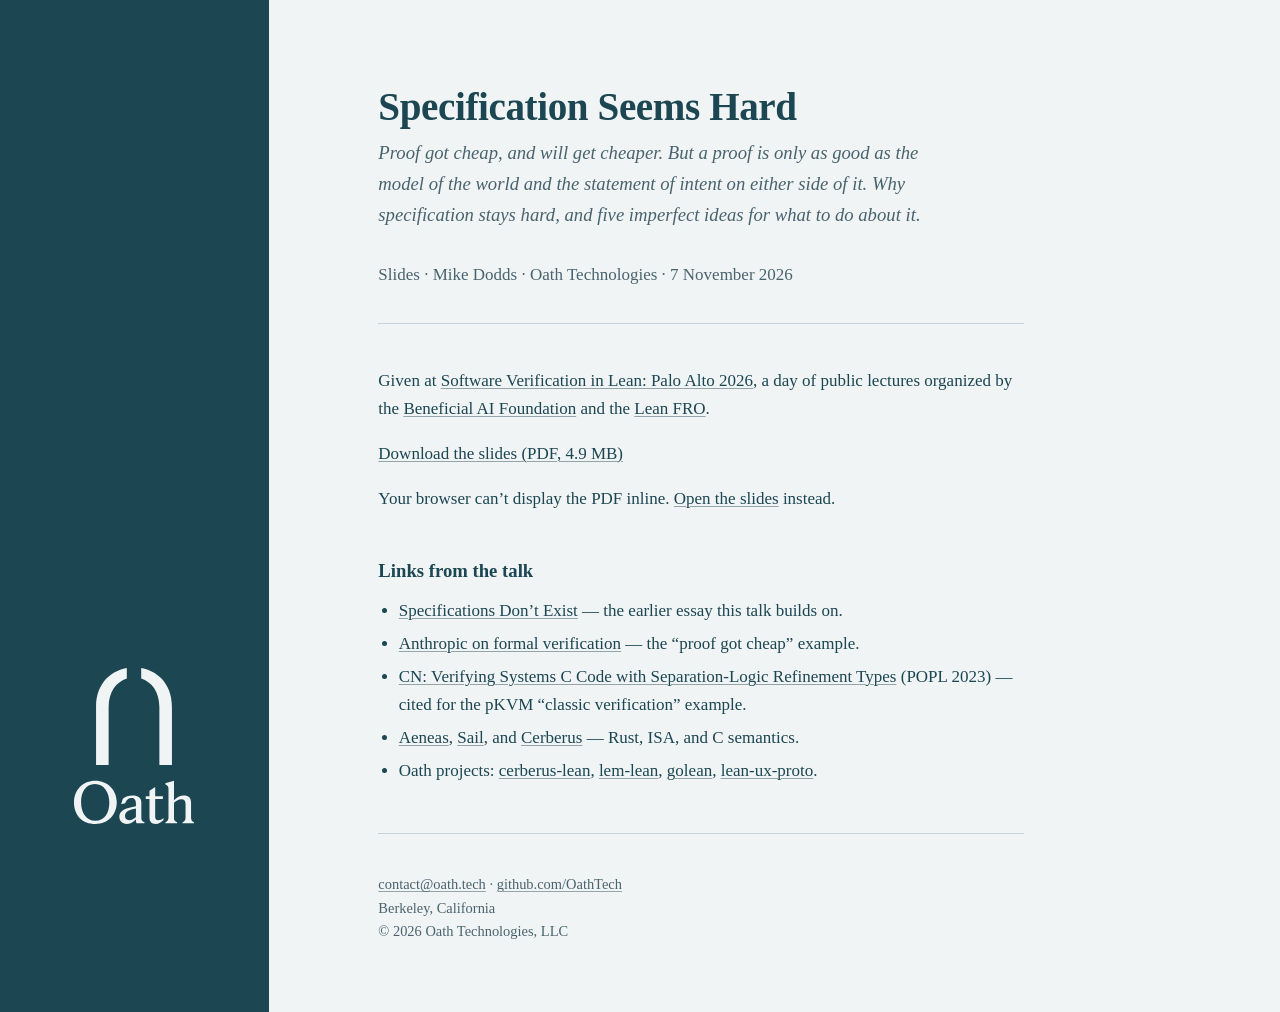
<file: pub/2026/11/specification-seems-hard/index.html>
<!doctype html>
<html lang="en">
<head>
<meta charset="utf-8">
<meta name="viewport" content="width=device-width, initial-scale=1">
<meta name="color-scheme" content="light">
<title>Specification Seems Hard — Oath Technologies</title>
<meta name="description" content="Slides: proof got cheap; specification is still hard. Mike Dodds, Oath Technologies, November 2026.">
<meta property="og:title" content="Specification Seems Hard">
<meta property="og:description" content="Proof got cheap; specification is still hard. Slides by Mike Dodds, Oath Technologies, November 2026.">
<meta property="og:url" content="https://oath.tech/pub/2026/11/specification-seems-hard/">
<meta property="og:type" content="article">
<meta property="og:image" content="https://oath.tech/brand/oath-share-1200x630.png">
<meta property="og:image:width" content="1200">
<meta property="og:image:height" content="630">
<meta property="og:image:type" content="image/png">
<meta name="twitter:card" content="summary_large_image">
<meta property="og:site_name" content="Oath Technologies">
<meta property="og:image:alt" content="Oath logo">
<meta name="twitter:title" content="Specification Seems Hard">
<meta name="twitter:description" content="Proof got cheap; specification is still hard. Slides by Mike Dodds, Oath Technologies, November 2026.">
<meta name="twitter:image" content="https://oath.tech/brand/oath-share-1200x630.png">
<meta name="twitter:image:alt" content="Oath logo">
<link rel="icon" href="../../../../brand/favicon.ico" sizes="16x16 32x32 48x48">
<link rel="icon" href="../../../../brand/favicon.svg" type="image/svg+xml" sizes="any">
<link rel="apple-touch-icon" href="../../../../brand/apple-touch-icon.png" sizes="180x180">
<link rel="manifest" href="../../../../brand/site.webmanifest">
<meta name="theme-color" content="#1B4652">
<link rel="stylesheet" href="../../../../site.css">
</head>
<body class="talk">

<p class="mast"><a href="../../../../"><img src="../../../../oath-logo-light.svg" alt="Oath Technologies home" width="120" height="156"></a></p>

<main>

<header>
  <h1>Specification Seems Hard</h1>
  <p class="subtitle">Proof got cheap, and will get cheaper. But a proof is only as good as the model of the world and the statement of intent on either side of it. Why specification stays hard, and five imperfect ideas for what to do about it.</p>
  <p class="byline">Slides &middot; Mike Dodds &middot; Oath Technologies &middot; 7 November 2026</p>
</header>

<p>Given at <a href="https://luma.com/kytl0zlj">Software Verification in Lean: Palo Alto 2026</a>, a day of public lectures organized by the <a href="https://www.beneficialaifoundation.org/">Beneficial AI Foundation</a> and the <a href="https://lean-lang.org/fro/">Lean FRO</a>.</p>

<p><a href="oath-specification-seems-hard-2026-11-07.pdf">Download the slides (PDF, 4.9&nbsp;MB)</a></p>

<object class="deck" data="oath-specification-seems-hard-2026-11-07.pdf" type="application/pdf">
  <p>Your browser can&rsquo;t display the PDF inline. <a href="oath-specification-seems-hard-2026-11-07.pdf">Open the slides</a> instead.</p>
</object>

<h2>Links from the talk</h2>
<ul class="links">
  <li><a href="https://www.galois.com/articles/specifications-dont-exist">Specifications Don&rsquo;t Exist</a> &mdash; the earlier essay this talk builds on.</li>
  <li><a href="https://www.anthropic.com/research/formal-verification">Anthropic on formal verification</a> &mdash; the &ldquo;proof got cheap&rdquo; example.</li>
  <li><a href="https://doi.org/10.1145/3571194">CN: Verifying Systems C Code with Separation-Logic Refinement Types</a> (POPL 2023) &mdash; cited for the pKVM &ldquo;classic verification&rdquo; example.</li>
  <li><a href="https://github.com/AeneasVerif/aeneas">Aeneas</a>, <a href="https://github.com/rems-project/sail">Sail</a>, and <a href="https://github.com/rems-project/cerberus">Cerberus</a> &mdash; Rust, ISA, and C semantics.</li>
  <li>Oath projects: <a href="https://github.com/OathTech/cerberus-lean">cerberus-lean</a>, <a href="https://github.com/OathTech/lem-lean">lem-lean</a>, <a href="https://github.com/OathTech/golean">golean</a>, <a href="https://github.com/OathTech/lean-ux-proto">lean-ux-proto</a>.</li>
</ul>

</main>

<footer>
  <div class="sig">
  <p><a href="mailto:contact@oath.tech">contact@oath.tech</a> &middot; <a href="https://github.com/OathTech">github.com/OathTech</a></p>
  <p>Berkeley, California</p>
  <p>&copy; 2026 Oath Technologies, LLC</p>
  </div>
</footer>

</body>
</html>
</file>
<file: site.css>
/* Oath Technologies — site stylesheet.
 *
 * One file for every page. Each page declares its type on <body>:
 *   home      the front page
 *   article   posts and proposals (long-form text)
 *   talk      a slide deck with notes and links
 *   plain     everything else (Jobs, 404)
 *
 * Page skeleton, the same everywhere:
 *   <body class="TYPE">
 *     <p class="mast"><a href="/"><img src="/oath-logo-light.svg" ...></a></p>   (h1, no link, on home)
 *     <main> <header>…</header> … </main>
 *     <footer>…</footer>
 *
 * Layouts: phone (up to 600px), tablet (601px up to 60rem), desktop (60rem and up).
 * On desktop the petrol plate is fixed on the left with the logo at its foot;
 * below that it is a petrol block across the top of the page.
 */

/* ---------- Tokens ---------- */

:root {
  /* Brand palette (oath-branding/guide/palette.json) */
  --petrol: #1B4652;
  --mineral: #F0F4F5;
  --slate: #49636E;
  --copper: #A04C38;

  /* Roles */
  --ink: var(--petrol);
  --bg: var(--mineral);
  --muted: var(--slate);
  --accent: var(--copper);
  --rule: #C6D4D9;
  --tint: rgba(0, 0, 0, 0.04);      /* code and pre background */

  /* Measures */
  --measure: 38rem;                 /* the text column */
  --dates: 5.4rem;                  /* hanging date column in lists */

  /* Type scale */
  --small: 0.85rem;
  --tag: 0.7rem;
  --lead: 1.3rem;

  --serif: "Iowan Old Style", "Palatino Linotype", Palatino, "Sitka Text",
           Charter, "Bitstream Charter", Cambria, Georgia, serif;
  --mono: "SF Mono", "JetBrains Mono", Menlo, Consolas, monospace;

  /* Page gutter and logo size, per layout */
  --gutter: 1.5rem;
  --logo: 120px;
}

/* ---------- Base ---------- */

html {
  font-size: 17px;
  overflow-x: hidden;               /* fallback for browsers without clip */
  overflow-x: clip;
}

body {
  font-family: var(--serif);
  color: var(--ink);
  background: var(--bg);
  line-height: 1.65;
  max-width: var(--measure);
  margin: 0 auto 4rem;
  padding: 0 var(--gutter) 6rem;
  text-rendering: optimizeLegibility;
  -webkit-font-smoothing: antialiased;
}

p { margin: 0 0 1rem; }
p, li { text-wrap: pretty; }

a {
  color: inherit;
  text-decoration: underline;
  text-decoration-color: color-mix(in srgb, var(--muted) 55%, var(--bg));
  text-decoration-thickness: 1px;
  text-underline-offset: 2px;
}
a:hover { color: var(--accent); text-decoration-color: var(--accent); }
a:focus-visible { outline: 2px solid var(--accent); outline-offset: 2px; border-radius: 1px; }

/* Browsers blend an opaque selection colour with the page, which shifts its
   tone; a just-below-opaque colour is drawn as given. Same colour as --petrol. */
::selection { background: rgb(27 70 82 / 0.99); color: var(--mineral); }

/* ---------- Plate and logo ---------- */

/* Tablet and phone: a petrol block across the full window width, with the
   logo on the text column's left edge. Desktop overrides this below. */
.mast {
  margin: 0 calc(50% - 50vw) 2.5rem;
  padding: 2.5rem calc(50vw - 50%);
  background: var(--petrol);
  line-height: 0;
  font-size: 1rem;
  position: relative;               /* anchors ::before and ::after */
}
/* The petrol carries on past the edge of the page, so pulling the page down
   (trackpad or touch overscroll) never shows a flat edge above the plate. */
.mast::before {
  content: "";
  position: absolute;
  left: 0;
  right: 0;
  bottom: 100%;
  height: 100vh;
  background: inherit;
}
.mast a { display: inline-block; }
.mast a:focus-visible { outline-color: var(--mineral); outline-offset: 6px; }
.mast img { display: block; width: var(--logo); height: auto; }

/* ---------- Page header ---------- */

header { margin-bottom: 2.5rem; }
.home header { margin-bottom: 3.5rem; }

h1 {
  font-size: 2.3rem;
  font-weight: 600;
  letter-spacing: -0.01em;
  line-height: 1.1;
  margin: 0 0 0.6rem;
  text-wrap: balance;
}

/* The front page's opening line. */
.lead { font-size: var(--lead); line-height: 1.4; margin: 0; text-wrap: balance; }

.subtitle {
  font-style: italic;
  color: var(--muted);
  font-size: 1.1rem;
  margin: 0;
  text-wrap: balance;
}
.article .subtitle, .talk .subtitle { margin-bottom: 1.8rem; }

.byline { color: var(--muted); margin: 0; }
.article .byline { margin-bottom: 1.5rem; }

/* ---------- Headings ---------- */

h2 {
  font-size: var(--small);
  font-weight: 600;
  text-transform: uppercase;
  letter-spacing: 0.12em;
  color: var(--accent);
  margin: 3.5rem 0 1rem;
}
.home section:first-of-type h2,
.plain section:first-of-type h2 { margin-top: 0; }

/* Talk pages use a plain heading for their one list of links. */
.talk h2 {
  font-size: 1.1rem;
  text-transform: none;
  letter-spacing: normal;
  color: inherit;
  margin: 2.5rem 0 0.6rem;
}

h3 { font-size: 1rem; font-weight: 600; margin: 1.8rem 0 0.4rem; }

/* ---------- Lists ---------- */

ul, ol { margin: 0.5rem 0 1rem; padding-left: 1.4rem; }
li { margin-bottom: 0.5rem; }

/* Entry lists: the work on the front page (dated) and the roles on Jobs. */
ul.work, ul.roles { list-style: none; margin: 0; padding: 0; }
ul.work li, ul.roles li { margin: 0 0 1rem; }
ul.work a, ul.roles a { font-weight: 600; }
ul.work a.amb { font-weight: 400; }

ul.work li { padding-left: var(--dates); position: relative; }
ul.work time {
  position: absolute;
  left: 0;
  top: 1px;
  font-size: var(--small);
  line-height: 1.65rem;
  color: var(--muted);
  font-variant-numeric: tabular-nums;
  white-space: nowrap;
}

/* Bracketed tags after a title: [TALK], [FULL TIME · BERKELEY]. */
.kind {
  font-size: var(--tag);
  text-transform: uppercase;
  letter-spacing: 0.1em;
  color: var(--muted);
  margin-left: 0.2rem;
  white-space: nowrap;
}

ul.links { margin: 0; padding-left: 1.2rem; }
ul.links li { margin-bottom: 0.3rem; }

/* ---------- Article furniture ---------- */

code {
  font-family: var(--mono);
  font-size: 0.85em;
  background: var(--tint);
  padding: 0.1em 0.35em;
  border-radius: 2px;
}

pre {
  background: var(--tint);
  padding: 0.8rem 1rem;
  margin: 0 0 1rem;
  border-radius: 2px;
  overflow-x: auto;                 /* long lines scroll; blocks stay as wide as the text */
  line-height: 1.45;
}
pre code { background: none; padding: 0; font-size: 0.8rem; }

table {
  border-collapse: collapse;
  width: 100%;
  margin: 0.5rem 0 1.5rem;
  font-size: 0.93rem;
  font-variant-numeric: tabular-nums;
}
th, td {
  text-align: left;
  vertical-align: top;
  padding: 0.35rem 0.75rem 0.35rem 0;
  border-bottom: 1px solid var(--rule);
}
th { font-weight: 600; border-bottom-color: var(--muted); }
td:last-child { white-space: nowrap; }

.milestone { margin: 1.4rem 0 1.6rem; padding-left: 1rem; border-left: 2px solid var(--rule); }
.milestone .date {
  font-size: var(--small);
  color: var(--muted);
  text-transform: uppercase;
  letter-spacing: 0.1em;
  margin: 0;
}
.milestone h3 { margin-top: 0.2rem; margin-bottom: 0.5rem; }
.milestone .deliverables { font-size: 0.93rem; color: var(--muted); }
.milestone .deliverables strong { color: var(--ink); font-weight: 600; }

/* Embedded slide deck (PDF). */
.deck { width: 100%; aspect-ratio: 16 / 9; background: #fff; margin: 0 0 1rem; }

/* ---------- Footer ---------- */

footer {
  margin-top: 3.5rem;
  padding-top: 2.5rem;
  border-top: 1px solid var(--rule);
  font-size: var(--small);
  color: var(--muted);
}
footer .sig { display: flex; flex-direction: column; gap: 0.35rem; line-height: 1.2; }
footer p { margin: 0; }

/* ---------- Phone ---------- */

@media (max-width: 600px) {
  :root { --gutter: 1.2rem; --logo: 88px; --lead: 1.25rem; }

  html { font-size: 16px; }
  body { margin-bottom: 2rem; padding-bottom: 4rem; }

  .mast { margin-bottom: 1.75rem; padding-top: 1.25rem; padding-bottom: 1.35rem; }

  h1 { font-size: 1.8rem; }
  h2 { margin-top: 2.5rem; }

  ul.work li { padding-left: 0; }
  ul.work time { position: static; display: block; margin-bottom: 0.1rem; }

  .deck { display: none; }
}

/* ---------- Desktop ---------- */

@media (min-width: 60rem) {
  :root {
    /* The plate narrows a little on small laptops. */
    --plate: clamp(13.5rem, 21vw, 16rem);
    /* Space between plate and text: grows with the window, so the column
       drifts toward the middle instead of hugging the plate. */
    --gap: clamp(4rem, calc((100vw - var(--plate) - var(--measure)) * 0.3), 13rem);
    --top: 5rem;
    /* Distance from the window's bottom edge to the baseline of the logo's
       lettering and, at the end of the page, the last footer line. */
    --foot: 4.23rem;
  }

  /* The page is at least one window tall, so on short pages the footer sits
     at the bottom, level with the logo, as it does at the end of long pages. */
  body {
    box-sizing: content-box;
    display: flex;
    flex-direction: column;
    min-height: calc(100vh - var(--top) - var(--foot));
    margin: 0 0 0 var(--plate);
    padding: var(--top) 3rem var(--foot) var(--gap);
  }
  main { flex: 1 0 auto; }

  .mast {
    position: fixed;
    left: 0;
    top: 0;
    bottom: 0;
    box-sizing: border-box;
    width: var(--plate);
    margin: 0;
    padding: 0 0 min(4.5rem, 12vh);
    display: flex;
    align-items: flex-end;
    justify-content: center;
  }
  /* On desktop the plate also carries on below the window. */
  .mast::after {
    content: "";
    position: absolute;
    left: 0;
    right: 0;
    top: 100%;
    height: 100vh;
    background: inherit;
  }

  /* Every page but the front page has a rule under its title block. */
  body:not(.home) header { padding-bottom: 2rem; border-bottom: 1px solid var(--rule); }

  footer { margin-top: 2.5rem; }
}

/* ---------- Print ---------- */

/* On paper the plate becomes a letterhead: the logo, in black, at the top of
   the first page. (The logo file is light-coloured, for the petrol plate, so
   it is darkened here; browsers do not print backgrounds by default.) */
@media print {
  html { background: #fff; }
  body { display: block; min-height: 0; margin: 0; padding: 0; max-width: none; background: none; }
  .mast {
    position: static;
    display: block;
    width: auto;
    margin: 0 0 2rem;
    padding: 0;
    background: none;
  }
  .mast::before, .mast::after { display: none; }
  .mast img { width: 90px; filter: brightness(0); }
  h1, h2, h3 { break-after: avoid; }  /* no heading stranded at the foot of a page */
}
</file>
